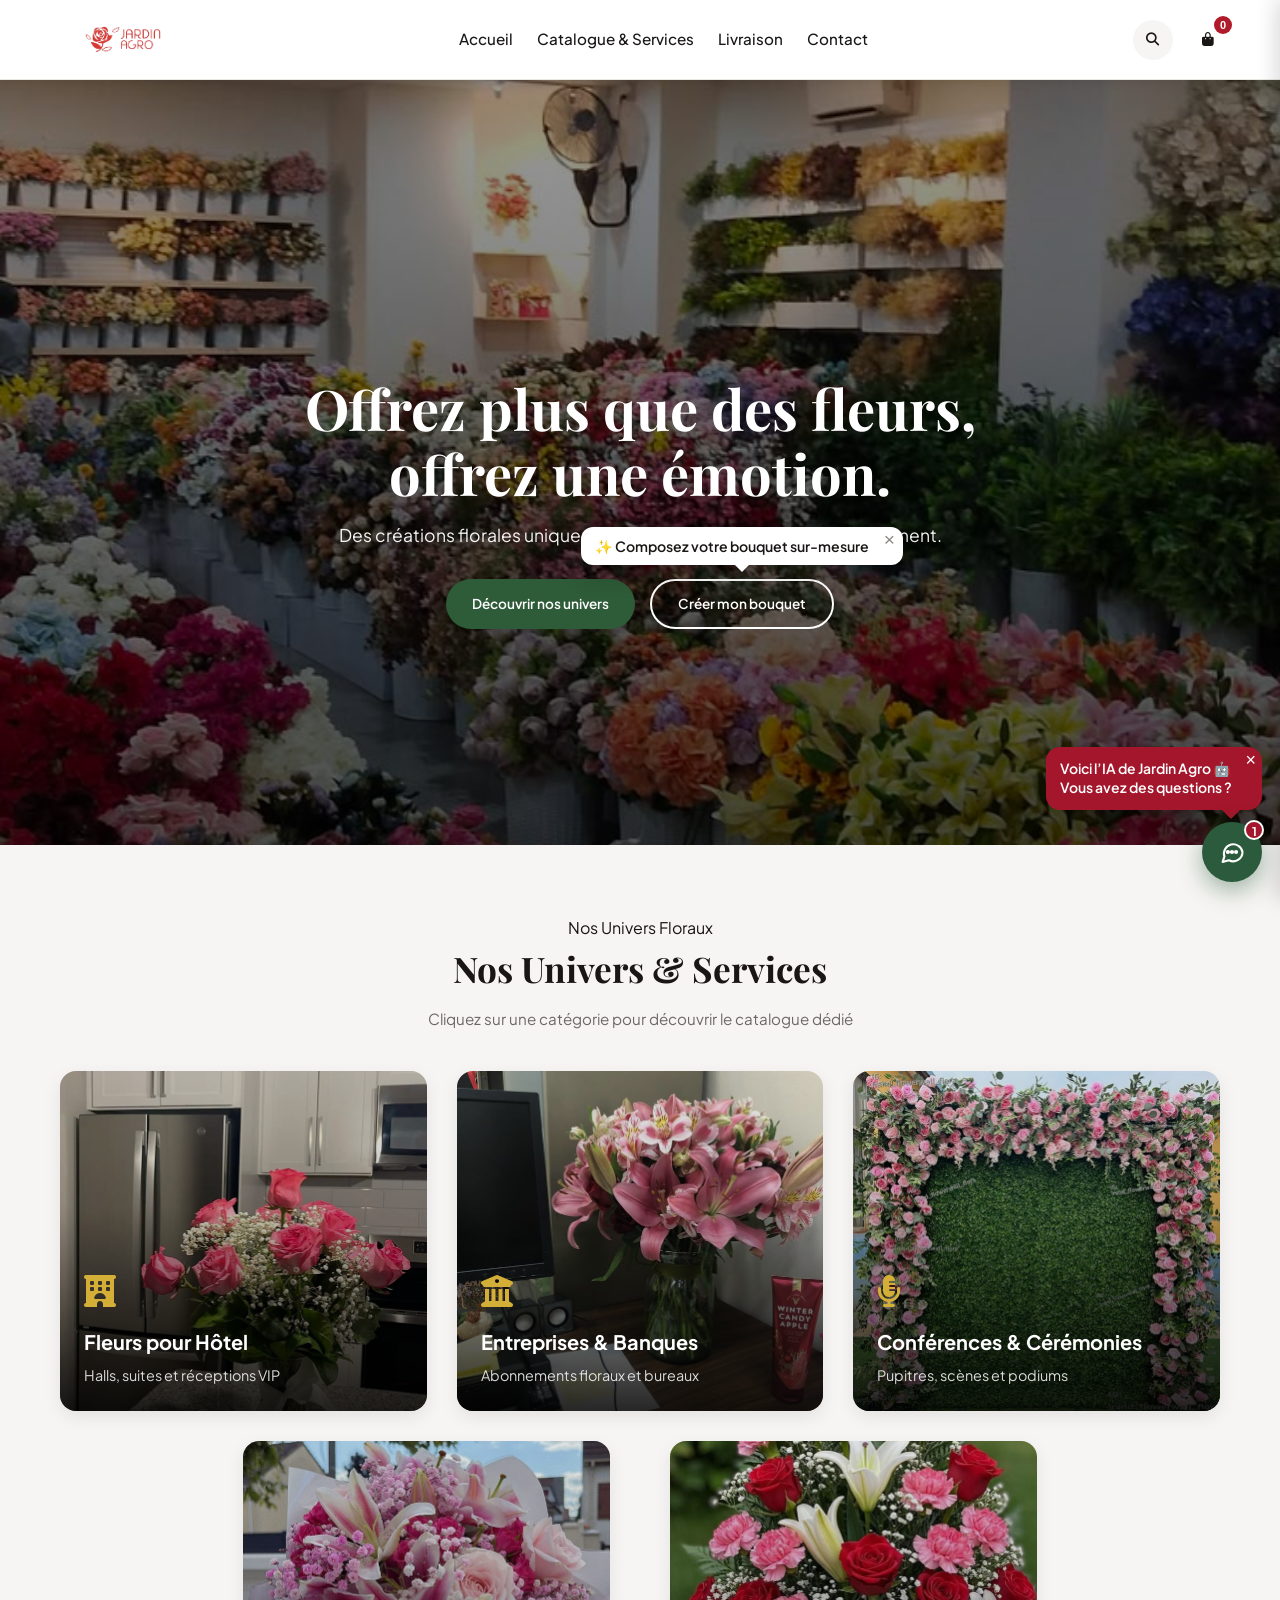
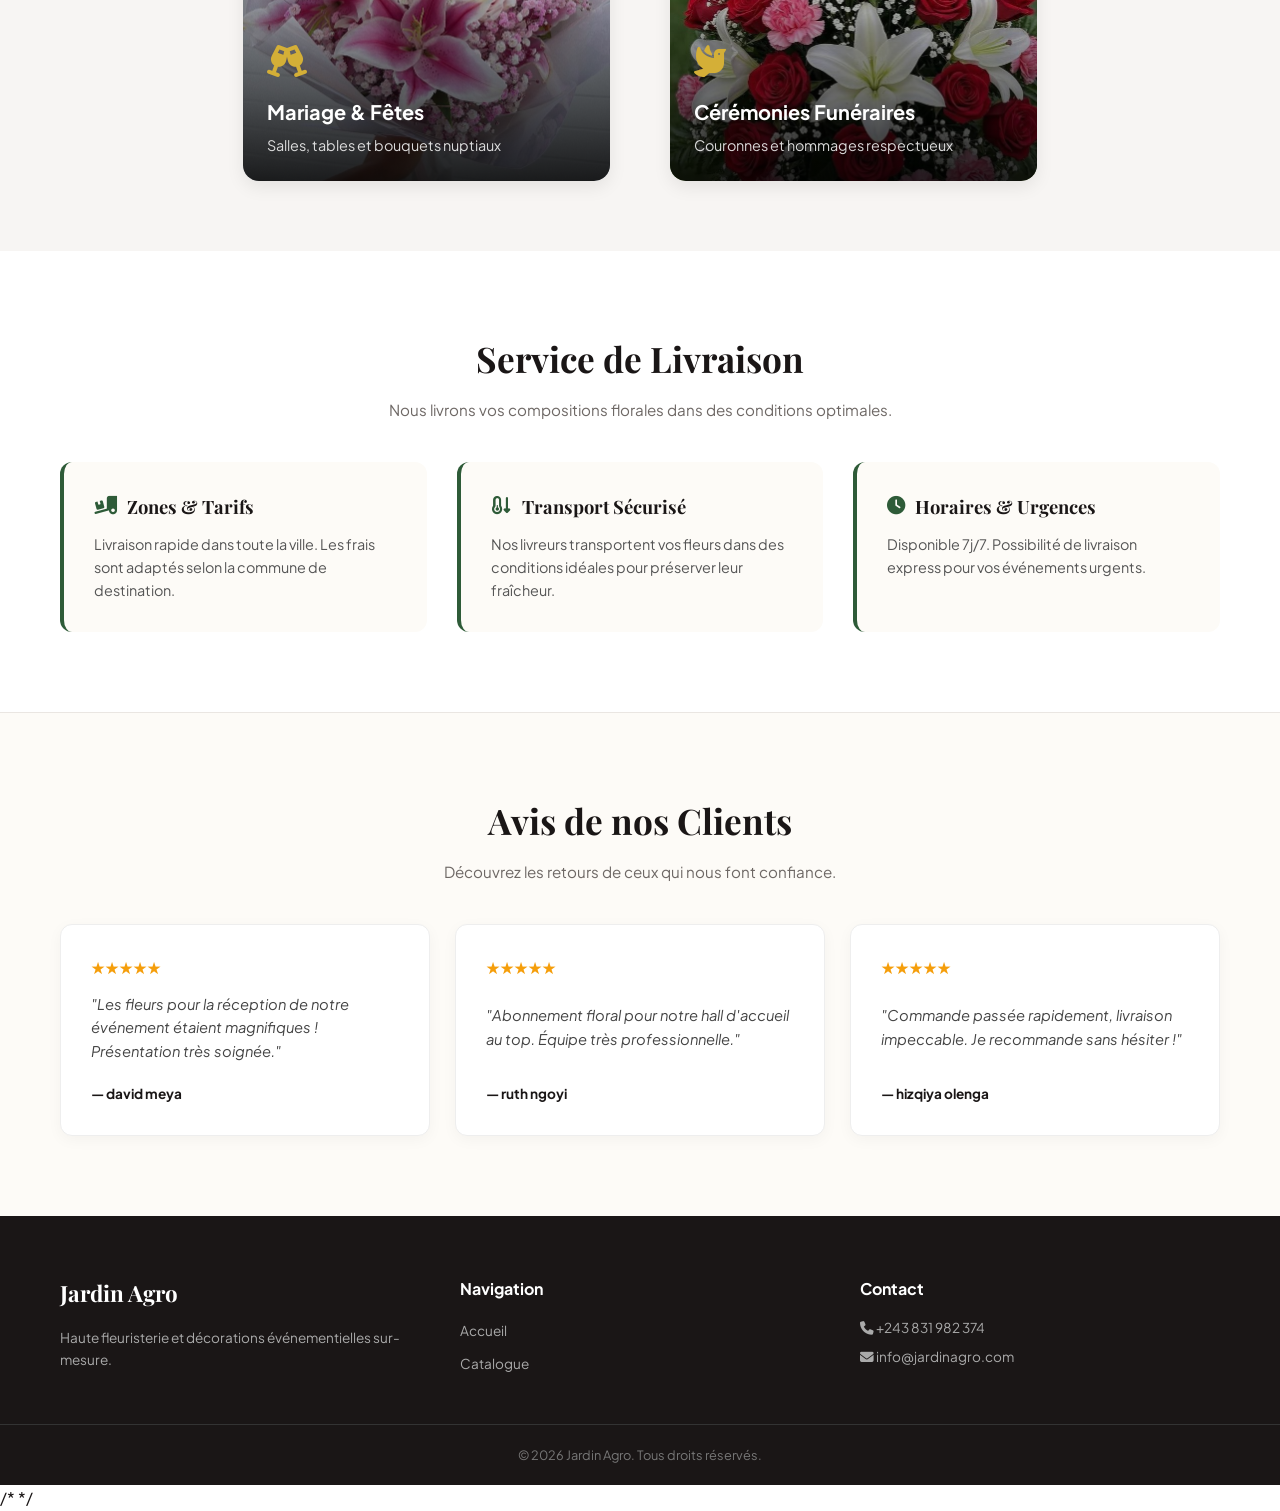
<file: index.html>
<!DOCTYPE html>
<html lang="fr">
<head>
  <meta charset="UTF-8">
  <meta name="viewport" content="width=device-width, initial-scale=1.0">
  <title>Jardin Agro — Haute Fleuristerie</title>

  <!-- Google Fonts & Font Awesome -->
  <link rel="preconnect" href="https://fonts.googleapis.com">
  <link rel="preconnect" href="https://fonts.gstatic.com" crossorigin>
  <link href="https://fonts.googleapis.com/css2?family=Playfair+Display:wght@600;700&family=Plus+Jakarta+Sans:wght@400;500;600;700&display=swap" rel="stylesheet">
  <link rel="stylesheet" href="https://cdnjs.cloudflare.com/ajax/libs/font-awesome/6.4.0/css/all.min.css">
  <link rel="stylesheet" href="css/style.css?v=5.0">

  <!-- Style additionnel pour les suggestions de recherche -->
  <style>
    .search-suggestions{
      position: absolute;
      top: calc(100% + 8px);
      right: 0;
      width: 260px;
      max-width: 80vw;
      background: var(--white, #fff);
      border: 1px solid var(--grey-mid, #EAE6E2);
      border-radius: 12px;
      box-shadow: 0 10px 24px rgba(0,0,0,0.12);
      overflow: hidden;
      display: none;
      z-index: 1100;
    }
    .search-suggestions.active{ display:block; }
    .search-suggestion-item{
      display:flex; align-items:center; gap: 10px;
      padding: 10px 16px;
      font-size: 0.85rem;
      color: var(--ink, #1A1616);
      cursor: pointer;
      font-family: var(--font-body, 'Plus Jakarta Sans', sans-serif);
    }
    .search-suggestion-item + .search-suggestion-item{
      border-top: 1px solid var(--grey-mid, #EAE6E2);
    }
    .search-suggestion-item:hover{ background: var(--bg-light, #F7F5F3); }
    .search-suggestion-item i{ color: var(--primary-color, #2e5b38); width: 14px; text-align:center; flex-shrink:0; }
    .search-suggestion-empty{
      padding: 12px 16px;
      font-size: 0.82rem;
      color: var(--ink-soft, #6E6865);
    }
    @media (max-width: 767px){
      .search-suggestions{
        left: 0; right: 0;
        width: auto; max-width: none;
      }
    }
  </style>
</head>
<body>

  <!-- HEADER -->
  <header class="site-header">
    <div class="container header-inner">
      
      <!-- Logo -->
      <a href="index.html" class="logo" style="display: flex; align-items: center; gap: 12px; text-decoration: none;">
        <img src="image/logi.png" alt="Logo Jardin Agro" style="height: 80px; width: auto;" onerror="this.style.display='none'">
      </a>

      <!-- Navigation -->
      <nav class="nav-menu" id="navMenu">
        <a href="index.html">Accueil</a>
        <a href="#univers">Catalogue & Services</a>
        <a href="#livraison">Livraison</a>
        <a href="#contact">Contact</a>
      </nav>

      <!-- Zone Actions : Recherche + Bouton Hamburger + Panier -->
      <div class="header-actions" style="display: flex; align-items: center; gap: 15px;">
        <div class="search-widget" id="searchWidget">
          <button class="icon-btn" id="searchToggle" aria-label="Rechercher une fleur">
            <i class="fa-solid fa-magnifying-glass"></i>
          </button>
          <form class="search-form" id="searchForm" role="search">
            <input
              type="search"
              id="searchInput"
              class="search-input"
              placeholder="Rechercher une fleur..."
              aria-label="Rechercher une fleur"
              autocomplete="off"
            >
            <div class="search-suggestions" id="searchSuggestions"></div>
          </form>
        </div>
        <button class="menu-toggle" id="menuToggle" aria-label="Ouvrir le menu">
          <span></span>
          <span></span>
          <span></span>
        </button>

        <!-- ✅ BOUTON PANIER CORRIGÉ (Plus de lien vers cart.html) -->
        <button type="button" class="icon-btn" id="cartToggle" aria-label="Panier" style="background:none; border:none; cursor:pointer; position:relative;">
          <i class="fa-solid fa-bag-shopping"></i> 
          <span class="cart-count" id="cartBadge">0</span>
        </button>
      </div>

    </div>
  </header>

  <!-- HERO SECTION -->
  <section class="hero">
    <div class="hero-media">
      <img src="image/couverture.jpg" alt="Accueil Jardin Agro" class="hero-img">
    </div>
    <div class="hero-overlay"></div>
    <div class="hero-content">
      <h1 class="hero-title">Offrez plus que des fleurs, offrez une émotion.</h1>
      <p class="hero-subtitle">Des créations florales uniques adaptées à chaque univers et événement.</p>
      <div style="display:flex; gap:15px; justify-content:center;">
        <div style="display:flex; gap:15px; justify-content:center;">
          <a href="#univers" class="btn btn-primary">Découvrir nos univers</a>
          <a href="creer-bouquet.html" class="btn btn-secondary">Créer mon bouquet</a>
        </div>
      </div>
    </div>
  </section>

  <!-- SECTION UNIVERS & SERVICES -->
  <section id="univers" class="services-section">
    <div class="container">
      <div class="section-header">
        <span class="sub-title">Nos Univers Floraux</span>
        <h2>Nos Univers & Services</h2>
        <p>Cliquez sur une catégorie pour découvrir le catalogue dédié</p>
      </div>

      <div class="services-grid">
        
        <!-- 1. Hôtel -->
        <a href="products.html?category=hotel" class="service-card-link">
          <div class="service-card">
            <img src="image/hotel.jpg" alt="Fleurs pour Hôtel" class="service-card-bg">
            <div class="service-card-overlay"></div>
            <div class="service-card-content">
              <div class="service-card-icon"><i class="fa-solid fa-hotel"></i></div>
              <h3 class="service-card-title">Fleurs pour Hôtel</h3>
              <p class="service-card-desc">Halls, suites et réceptions VIP</p>
            </div>
          </div>
        </a>

        <!-- 2. Entreprises & Banques -->
        <a href="products.html?category=entreprise" class="service-card-link">
          <div class="service-card">
            <img src="image/bureau.jpg" alt="Fleurs Entreprises & Banques" class="service-card-bg">
            <div class="service-card-overlay"></div>
            <div class="service-card-content">
              <div class="service-card-icon"><i class="fa-solid fa-building-columns"></i></div>
              <h3 class="service-card-title">Entreprises & Banques</h3>
              <p class="service-card-desc">Abonnements floraux et bureaux</p>
            </div>
          </div>
        </a>

        <!-- 3. Conférences & Cérémonies -->
        <a href="products.html?category=conference" class="service-card-link">
          <div class="service-card">
            <img src="image/evenement.jpg" alt="Conférences et Cérémonies" class="service-card-bg">
            <div class="service-card-overlay"></div>
            <div class="service-card-content">
              <div class="service-card-icon"><i class="fa-solid fa-microphone-lines"></i></div>
              <h3 class="service-card-title">Conférences & Cérémonies</h3>
              <p class="service-card-desc">Pupitres, scènes et podiums</p>
            </div>
          </div>
        </a>

        <!-- 4. Mariage & Fêtes -->
        <a href="products.html?category=mariage" class="service-card-link">
          <div class="service-card">
            <img src="image/mariage.jpg" alt="Mariage et Fêtes" class="service-card-bg">
            <div class="service-card-overlay"></div>
            <div class="service-card-content">
              <div class="service-card-icon"><i class="fa-solid fa-champagne-glasses"></i></div>
              <h3 class="service-card-title">Mariage & Fêtes</h3>
              <p class="service-card-desc">Salles, tables et bouquets nuptiaux</p>
            </div>
          </div>
        </a>

        <!-- 5. Funéraire -->
        <a href="products.html?category=funeraire" class="service-card-link">
          <div class="service-card">
            <img src="image/RIP/finerail.jpg" alt="Cérémonies Funéraires" class="service-card-bg">
            <div class="service-card-overlay"></div>
            <div class="service-card-content">
              <div class="service-card-icon"><i class="fa-solid fa-dove"></i></div>
              <h3 class="service-card-title">Cérémonies Funéraires</h3>
              <p class="service-card-desc">Couronnes et hommages respectueux</p>
            </div>
          </div>
        </a>

      </div>
    </div>
  </section>

  <!-- SECTION LIVRAISON -->
  <section id="livraison" class="section-livraison">
    <div class="container">
      <div class="section-header">
        <h2>Service de Livraison</h2>
        <p>Nous livrons vos compositions florales dans des conditions optimales.</p>
      </div>

      <div class="features-grid">
        <div class="feature-card">
          <h3><i class="fa-solid fa-truck-ramp-box"></i> Zones & Tarifs</h3>
          <p>Livraison rapide dans toute la ville. Les frais sont adaptés selon la commune de destination.</p>
        </div>

        <div class="feature-card">
          <h3><i class="fa-solid fa-temperature-arrow-down"></i> Transport Sécurisé</h3>
          <p>Nos livreurs transportent vos fleurs dans des conditions idéales pour préserver leur fraîcheur.</p>
        </div>

        <div class="feature-card">
          <h3><i class="fa-solid fa-clock"></i> Horaires & Urgences</h3>
          <p>Disponible 7j/7. Possibilité de livraison express pour vos événements urgents.</p>
        </div>
      </div>
    </div>
  </section>

  <!-- SECTION AVIS CLIENTS -->
  <section class="section-reviews">
    <div class="container">
      <div class="section-header">
        <h2>Avis de nos Clients</h2>
        <p>Découvrez les retours de ceux qui nous font confiance.</p>
      </div>

      <div class="reviews-grid">
        <div class="review-card">
          <div class="stars">★★★★★</div>
          <p class="review-text">"Les fleurs pour la réception de notre événement étaient magnifiques ! Présentation très soignée."</p>
          <p class="review-author">— david meya</p>
        </div>

        <div class="review-card">
          <div class="stars">★★★★★</div>
          <p class="review-text">"Abonnement floral pour notre hall d'accueil au top. Équipe très professionnelle."</p>
          <p class="review-author">— ruth ngoyi</p>
        </div>

        <div class="review-card">
          <div class="stars">★★★★★</div>
          <p class="review-text">"Commande passée rapidement, livraison impeccable. Je recommande sans hésiter !"</p>
          <p class="review-author">— hizqiya olenga</p>
        </div>
      </div>
    </div>
  </section>

  <!-- FOOTER -->
  <footer class="site-footer">
    <div class="container footer-grid">
      <div class="footer-col">
        <h3 class="footer-logo">Jardin Agro</h3>
        <p>Haute fleuristerie et décorations événementielles sur-mesure.</p>
      </div>
      <div class="footer-col">
        <h4>Navigation</h4>
        <ul>
          <li><a href="index.html">Accueil</a></li>
          <li><a href="#univers">Catalogue</a></li>
        </ul>
      </div>
      <div class="footer-col" id="contact">
        <h4>Contact</h4>
        <p><i class="fa-solid fa-phone"></i> +243 831 982 374</p>
        <p><i class="fa-solid fa-envelope"></i> info@jardinagro.com</p>
      </div>
    </div>
    <div class="footer-bottom">
      <p>© 2026 Jardin Agro. Tous droits réservés.</p>
    </div>
  </footer>

  <!-- ✅ DRAWER PANIER ET OVERLAY -->
  <div id="cartOverlay" class="cart-overlay"></div>
  <aside id="cartDrawer" class="cart-drawer">
    <div class="cart-header">
      <h2>Votre Panier</h2>
      <button id="cartCloseBtn" class="cart-close" aria-label="Fermer">&times;</button>
    </div>
    
    <div id="cartItems" class="cart-body">
      <!-- Le panier sera injecté ici dynamiquement via cart.js -->
    </div>

    <div class="cart-footer">
      <div class="cart-total-row">
        <span>Total :</span>
        <span id="cartTotal">$0</span>
      </div>
      <button id="cartWhatsappBtn" class="cart-whatsapp-btn">
        <i class="fa-brands fa-whatsapp"></i> Commander sur WhatsApp
      </button>
    </div>
  </aside>

  <!-- SCRIPTS -->
  <script src="js/data.js"></script>
  <script src="js/cart.js"></script>
  <script src="js/main.js"></script>

  <!-- SCRIPT JS MOBILE MENU, RECHERCHE & SUGGESTIONS -->
  <script>
    
      /* =====================================================
         RECHERCHE + SUGGESTIONS
         Liste de suggestions statique (page, catégories, quelques
         fleurs). Si vous avez une liste de fleurs dans js/data.js
         (ex. un tableau FLOWERS), vous pouvez la fusionner ici
         avec SEARCH_SUGGESTIONS pour que les suggestions restent
         synchronisées avec votre catalogue réel.
         ===================================================== */
      const SEARCH_SUGGESTIONS = [
        { label: 'Créer mon bouquet',        icon: 'fa-solid fa-wand-magic-sparkles', url: 'creer-bouquet.html' },
        { label: 'Fleurs pour hôtel',         icon: 'fa-solid fa-hotel',               url: 'products.html?category=hotel' },
        { label: 'Fleurs de bureau',          icon: 'fa-solid fa-building-columns',    url: 'products.html?category=entreprise' },
        { label: 'Entreprises & banques',     icon: 'fa-solid fa-building-columns',    url: 'products.html?category=entreprise' },
        { label: 'Fleurs pour conférence',    icon: 'fa-solid fa-microphone-lines',    url: 'products.html?category=conference' },
        { label: 'Bouquets de mariage',       icon: 'fa-solid fa-champagne-glasses',   url: 'products.html?category=mariage' },
        { label: 'Couronnes funéraires',      icon: 'fa-solid fa-dove',                url: 'products.html?category=funeraire' },
        { label: 'Rose rouge',                icon: 'fa-solid fa-seedling',            url: 'products.html?search=rose%20rouge' },
        { label: 'Rose blanche',              icon: 'fa-solid fa-seedling',            url: 'products.html?search=rose%20blanche' },
        { label: 'Tulipe',                    icon: 'fa-solid fa-seedling',            url: 'products.html?search=tulipe' },
        { label: 'Tournesol',                 icon: 'fa-solid fa-seedling',            url: 'products.html?search=tournesol' },
        { label: 'Lys',                       icon: 'fa-solid fa-seedling',            url: 'products.html?search=lys' },
      ];

      const searchWidget = document.getElementById('searchWidget');
      const searchToggle = document.getElementById('searchToggle');
      const searchForm = document.getElementById('searchForm');
      const searchInput = document.getElementById('searchInput');
      const searchSuggestions = document.getElementById('searchSuggestions');

      function renderSuggestions(query) {
        if (!searchSuggestions) return;
        const q = query.trim().toLowerCase();

        if (q.length === 0) {
          searchSuggestions.classList.remove('active');
          searchSuggestions.innerHTML = '';
          return;
        }

        const matches = SEARCH_SUGGESTIONS.filter(s => s.label.toLowerCase().includes(q)).slice(0, 6);

        if (matches.length === 0) {
          searchSuggestions.innerHTML = '<div class="search-suggestion-empty">Aucune suggestion — appuyez sur Entrée pour rechercher</div>';
          searchSuggestions.classList.add('active');
          return;
        }

        searchSuggestions.innerHTML = matches.map(s =>
          `<div class="search-suggestion-item" data-url="${s.url}">
             <i class="${s.icon}"></i><span>${s.label}</span>
           </div>`
        ).join('');

        searchSuggestions.querySelectorAll('.search-suggestion-item').forEach((item, i) => {
          item.addEventListener('click', () => { window.location.href = matches[i].url; });
        });

        searchSuggestions.classList.add('active');
      }

      if (searchWidget && searchToggle && searchForm && searchInput) {
        searchToggle.addEventListener('click', () => {
          searchWidget.classList.toggle('active');
          if (searchWidget.classList.contains('active')) {
            searchInput.focus();
          }
        });

        searchInput.addEventListener('input', () => renderSuggestions(searchInput.value));
        searchInput.addEventListener('focus', () => renderSuggestions(searchInput.value));

        searchForm.addEventListener('submit', (e) => {
          e.preventDefault();
          const query = searchInput.value.trim();
          if (query.length > 0) {
            window.location.href = `products.html?search=${encodeURIComponent(query)}`;
          }
        });

        document.addEventListener('click', (e) => {
          if (!searchWidget.contains(e.target)) {
            searchWidget.classList.remove('active');
            searchSuggestions.classList.remove('active');
          }
        });
      }
        </script>
/*<!-- BOUTON FAQ FLOTTANT -->
<!-- BOUTON FAQ FLOTTANT -->*/

 <script src="js/hint-bouquet.js" defer></script>
  <script src="js/chatbot.js" defer></script>
</body>
</html>
</file>
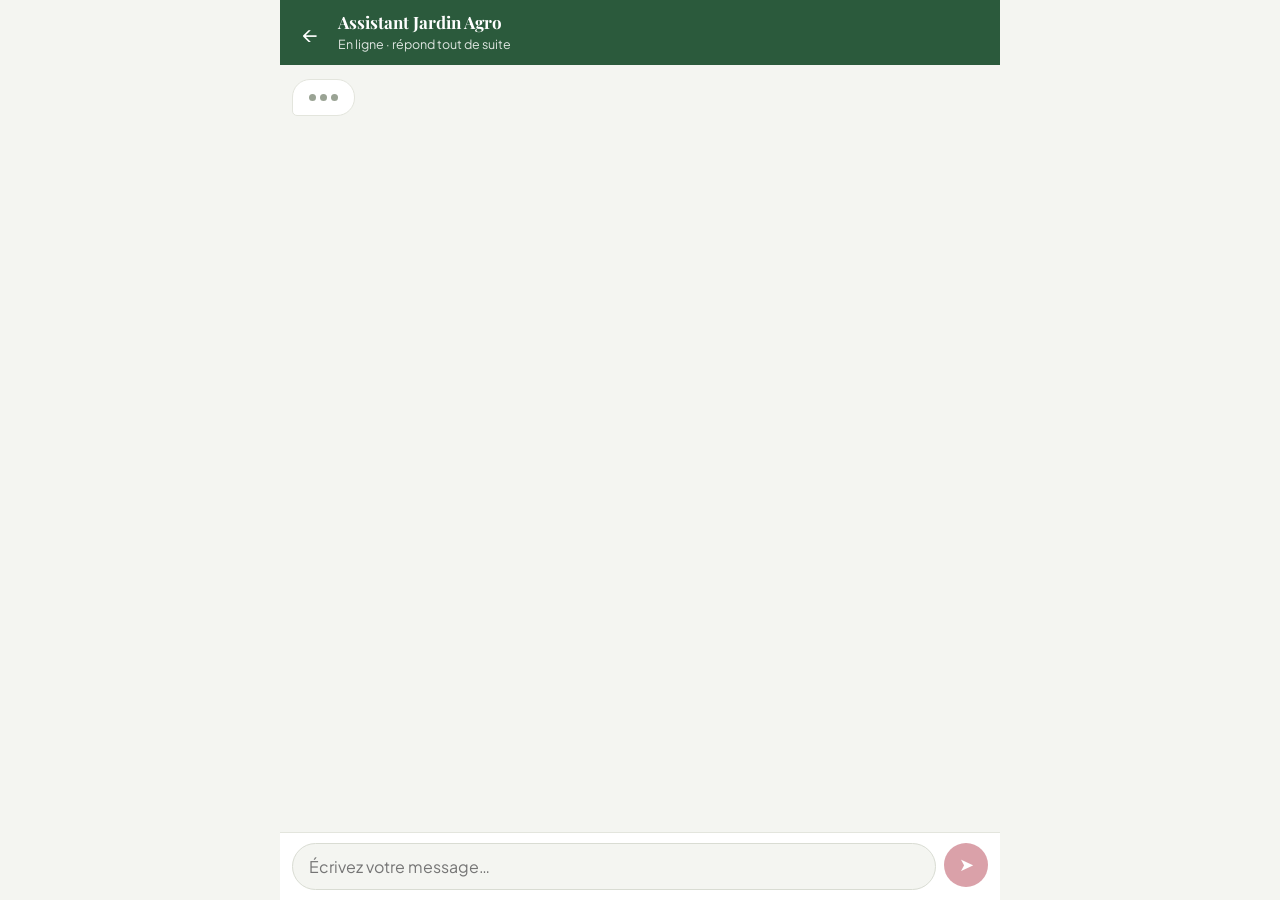
<file: chatbot.html>
<!DOCTYPE html>
<html lang="fr">
<head>
<meta charset="utf-8">
<meta name="viewport" content="width=device-width, initial-scale=1, viewport-fit=cover">
<title>Assistant Jardin Agro</title>
<link href="https://fonts.googleapis.com/css2?family=Plus+Jakarta+Sans:wght@400;500;600;700&family=Playfair+Display:wght@600&display=swap" rel="stylesheet">
<style>
*{box-sizing:border-box}
html,body{margin:0;width:100%;height:100%;overflow:hidden;position:fixed;background:#f4f5f1;font-family:"Plus Jakarta Sans",system-ui,sans-serif;color:#222}
#app{position:fixed;top:0;left:0;right:0;height:100%;display:flex;flex-direction:column;max-width:720px;margin:0 auto;background:#f4f5f1}
header{background:#2b5a3c;color:#fff;padding:12px 14px;padding-top:max(12px,env(safe-area-inset-top));display:flex;align-items:center;gap:12px;flex-shrink:0}
header a.back{color:#fff;text-decoration:none;font-size:22px;line-height:1;padding:4px 8px}
.t{flex:1;min-width:0;line-height:1.25}
.t strong{display:block;font-family:"Playfair Display",Georgia,serif;font-size:17px}
.t span{font-size:12.5px;opacity:.85}
#msgs{flex:1;overflow-y:auto;-webkit-overflow-scrolling:touch;overscroll-behavior:contain;padding:14px 12px;display:flex;flex-direction:column;gap:8px}
.row{display:flex}
.row.user{justify-content:flex-end}
.m{max-width:82%;padding:10px 14px;border-radius:18px;font-size:15px;line-height:1.5;overflow-wrap:anywhere}
.bot .m{background:#fff;border:1px solid #e3e5dd;border-bottom-left-radius:5px}
.user .m{background:#2b5a3c;color:#fff;border-bottom-right-radius:5px}
.m a{font-weight:600;color:#a4162b}
.gal{display:flex;gap:6px;margin-top:10px}
.gal img{flex:1;min-width:0;width:100%;aspect-ratio:1;object-fit:cover;border-radius:12px;background:#e4e7df;cursor:pointer}
.cta{display:flex;flex-direction:column;gap:8px;margin-top:10px}
.cta a{text-align:center;text-decoration:none;padding:11px 14px;border-radius:999px;font-size:14px}
.cta .p{background:#2b5a3c;color:#fff}
.cta .s{border:1px solid #2b5a3c;color:#2b5a3c}
.sugg{display:flex;flex-wrap:wrap;gap:8px}
.sugg button{border:1px solid #2b5a3c;background:#fff;color:#2b5a3c;border-radius:999px;padding:8px 14px;font:500 13.5px inherit;font-family:inherit;cursor:pointer}
.typing{display:inline-flex;gap:4px;padding:14px 16px}
.typing i{width:7px;height:7px;border-radius:50%;background:#9aa394;animation:d 1.1s infinite ease-in-out}
.typing i:nth-child(2){animation-delay:.15s}.typing i:nth-child(3){animation-delay:.3s}
@keyframes d{0%,60%,100%{opacity:.4}30%{opacity:1}}
form{display:flex;gap:8px;padding:10px 12px;padding-bottom:max(10px,env(safe-area-inset-bottom));background:#fff;border-top:1px solid #e3e5dd;flex-shrink:0}
input{flex:1;min-width:0;border:1px solid #d9dcd3;background:#f4f5f1;border-radius:999px;padding:12px 16px;font-size:16px;font-family:inherit;-webkit-appearance:none;outline:none}
input:focus{border-color:#2b5a3c;background:#fff}
#send{border:0;background:#a4162b;color:#fff;width:44px;height:44px;border-radius:50%;font-size:18px;cursor:pointer}
#send:disabled{opacity:.4}
#zoom{position:fixed;inset:0;background:rgba(0,0,0,.88);display:flex;align-items:center;justify-content:center;padding:16px;z-index:9}
#zoom img{max-width:100%;max-height:100%;border-radius:12px}
</style>
</head>
<body>
<div id="app">
  <header>
    <a class="back" href="index.html" aria-label="Retour au site">←</a>
    <div class="t"><strong>Assistant Jardin Agro</strong><span>En ligne · répond tout de suite</span></div>
  </header>
  <div id="msgs" aria-live="polite"></div>
  <form id="form" autocomplete="off">
    <input id="input" type="text" placeholder="Écrivez votre message…" aria-label="Votre message" enterkeyhint="send">
    <button id="send" type="submit" aria-label="Envoyer" disabled>➤</button>
  </form>
</div>
<script>
(function () {
  'use strict';
  var PHONE_DISPLAY = '+243 831 982 374', PHONE_TEL = '+243831982374';
  var PAGES = { bouquet: 'creer-bouquet.html', catalogue: 'products.html', livraison: 'livraison.html', contact: 'https://wa.me/243831982374' };

  var FAQ = [
    { q: 'Bonjour', k: ['bonjour', 'salut', 'coucou', 'hello', 'bonsoir', 'hola', 'hey'], a: 'Bonjour 🌸 Comment puis-je vous aider aujourd’hui ?' },
    { q: 'Comment ça va ?', k: ['ca va', 'cava', 'comment ca va', 'comment vas tu', 'comment allez vous', 'forme'], a: 'Tout va très bien, merci ! 🌿 Et vous, comment puis-je vous aider ?' },
    { q: 'Merci', k: ['merci', 'super', 'genial', 'parfait', 'top', 'remercie', 'merci beaucoup'], a: 'Avec grand plaisir ! N’hésitez pas si vous avez d’autres questions. Bonne journée 🌺' },
    { q: 'Voir des photos de bouquets', k: ['photo', 'photos', 'image', 'images', 'voir', 'montrer', 'montre', 'montrez', 'exemple', 'exemples', 'modele', 'modeles', 'catalogue', 'apercu'],
      a: 'Voici quelques-uns de nos bouquets 🌸 Retrouvez-les tous dans le <a href="' + PAGES.catalogue + '">catalogue</a>, ou créez le vôtre avec <a href="' + PAGES.bouquet + '">Créer mon bouquet</a>.',
      img: ['image/hôtel/maison5.jpg', 'image/hôtel/maison10.jpg', 'image/hôtel/maison7.jpg'] },
    { q: 'Comment passer une commande ?', k: ['commander', 'commande', 'acheter', 'achat', 'panier', 'reserver', 'passer'],
      a: 'C’est simple : choisissez vos fleurs ou bouquets dans le <a href="' + PAGES.catalogue + '">catalogue</a>, ajoutez-les au panier, puis validez votre commande. Vous pouvez aussi composer votre propre bouquet avec <a href="' + PAGES.bouquet + '">Créer mon bouquet</a>.' },
    { q: 'Je peux avoir plus d’informations sur Jardin Agro ?', k: ['jardin agro', 'information', 'informations', 'presentation', 'presenter', 'qui etes vous'],
      a: 'Jardin Agro est une entreprise spécialisée dans la vente de fleurs fraîches à Kinshasa, en République démocratique du Congo.' },
    { q: 'Quels sont les délais et zones de livraison ?', k: ['livraison', 'livrer', 'delai', 'zone', 'combien de temps', 'quand', 'recevoir', 'adresse'],
      a: 'Les délais et zones de livraison sont détaillés sur la page <a href="' + PAGES.livraison + '">Livraison</a>. Pour une livraison urgente ou une adresse particulière, notre service client vous répond rapidement.' },
    { q: 'Puis-je créer un bouquet personnalisé ?', k: ['personnalise', 'personnaliser', 'creer', 'composer', 'composition', 'sur mesure', 'choisir mes fleurs', 'ruban', 'emballage'],
      a: 'Oui ! Avec <a href="' + PAGES.bouquet + '">Créer mon bouquet</a>, vous choisissez vos fleurs et leur quantité, l’emballage et le ruban. Vous voyez l’aperçu et le prix se mettre à jour en direct.' },
    { q: 'Proposez-vous des abonnements floraux pour les entreprises ?', k: ['abonnement', 'entreprise', 'societe', 'bureau', 'professionnel', 'hotel', 'restaurant', 'regulier', 'gros', 'grossiste'],
      a: 'Oui, nous accompagnons les professionnels (bureaux, hôtels, restaurants…) avec des livraisons régulières et des ventes en gros. Contactez notre service client pour un devis adapté à vos besoins.' },
    { q: 'Faites-vous des compositions pour les cérémonies funéraires ?', k: ['funeraire', 'funerailles', 'deuil', 'enterrement', 'obseques', 'couronne', 'condoleances', 'ceremonie', 'gerbe'],
      a: 'Oui, nous réalisons des compositions pour les cérémonies funéraires (gerbes, couronnes, bouquets). Merci de nous contacter directement pour préciser vos souhaits et le délai.' },
    { q: 'Comment se passe le paiement ?', k: ['paiement', 'payer', 'prix', 'mobile money', 'carte', 'cash', 'especes', 'mpesa', 'airtel', 'orange', 'facture'],
      a: 'Les modes de paiement disponibles s’affichent lors de la validation de votre commande. Pour une question précise (facture, paiement à la livraison, commande professionnelle), contactez notre service client.' },
    { q: 'Comment conserver mes fleurs plus longtemps ?', k: ['conserver', 'conservation', 'durer', 'faner', 'fanent', 'entretien', 'entretenir', 'longtemps', 'eau', 'vase', 'fraiches', 'fraicheur', 'sechent'],
      a: '<b>Nos conseils pour des fleurs plus durables :</b><br>• Coupez 1 à 2 cm de tige en biais, à chaque changement d’eau.<br>• Utilisez un vase propre et de l’eau fraîche tous les 1 à 2 jours.<br>• Retirez les feuilles qui trempent dans l’eau.<br>• Ajoutez le sachet de nutriment fourni, s’il y en a un.<br>• Placez le bouquet loin du soleil direct, de la chaleur et des fruits mûrs.<br>• Retirez les fleurs fanées pour protéger les autres.' },
    { q: 'Comment entretenir un bouquet de roses ?', k: ['rose', 'roses', 'bouquet', 'tete qui penche', 'penchent'],
      a: 'Pour les roses : retirez les feuilles du bas, recoupez les tiges en biais et mettez-les dans de l’eau propre et fraîche. Si une tête penche, recoupez la tige et plongez-la quelques minutes dans de l’eau tiède. Gardez-les au frais, à l’écart du soleil.' },
    { q: 'Comment garder un bouquet frais pendant le transport ou avant un événement ?', k: ['transport', 'evenement', 'mariage', 'fete', 'avant', 'stocker', 'garder', 'voyage', 'frigo', 'cadeau'],
      a: 'Gardez les fleurs au frais et à l’ombre, tiges dans un peu d’eau si possible. Évitez la voiture chaude et le soleil. Pour un événement, mettez-les dans l’eau dès que vous les recevez et gardez-les dans une pièce fraîche.' },
    { q: 'Comment contacter le service client ?', k: ['contact', 'contacter', 'telephone', 'appeler', 'numero', 'joindre', 'service client', 'whatsapp', 'aide'],
      a: 'Vous pouvez joindre notre service client au <b>' + PHONE_DISPLAY + '</b>.' }
  ];
  var GREETING = 'Bonjour 🌸 Je suis l’assistant de Jardin Agro. Posez-moi une question sur les commandes, la livraison, les bouquets ou l’entretien de vos fleurs.';
  var SUGGESTIONS = ['Comment passer une commande ?', 'Délais de livraison', 'Conserver mes fleurs', 'Bouquet personnalisé', 'Voir des photos'];

  function norm(s) { return s.toLowerCase().normalize('NFD').replace(/[\u0300-\u036f]/g, '').replace(/[^a-z0-9\s]/g, ' ').replace(/\s+/g, ' ').trim(); }
  var STOP = ['le','la','les','un','une','des','de','du','et','ou','a','au','aux','en','pour','je','tu','vous','nous','mes','mon','ma','est','ce','que','qui','quoi','comment','puis','peut','peux','faire','avez','faites','proposez','y','il','ya','sur','dans','plus','quel','quels','quelle','quelles','se','passe','l','d','s'];
  function lev(a, b) {
    var m = a.length, n = b.length, i, j, d = [];
    for (i = 0; i <= m; i++) d[i] = [i];
    for (j = 1; j <= n; j++) d[0][j] = j;
    for (i = 1; i <= m; i++) for (j = 1; j <= n; j++) d[i][j] = Math.min(d[i-1][j] + 1, d[i][j-1] + 1, d[i-1][j-1] + (a[i-1] === b[j-1] ? 0 : 1));
    return d[m][n];
  }
  function similar(w, t) {
    if (w === t) return 1;
    if (w.length >= 5 && t.length >= 5 && (w.indexOf(t) === 0 || t.indexOf(w) === 0)) return 0.85;
    if (w.length >= 5 && t.length >= 5 && lev(w, t) <= (w.length > 7 ? 2 : 1)) return 0.7;
    return 0;
  }
  var INDEX = FAQ.map(function (it) {
    return { item: it, keys: it.k.map(norm), tokens: norm(it.q).split(' ').filter(function (w) { return w.length > 1 && STOP.indexOf(w) < 0; }) };
  });
  function answer(input) {
    var text = norm(input), words = text.split(' ').filter(function (w) { return w.length > 1 && STOP.indexOf(w) < 0; });
    if (!words.length) return null;
    var best = null, bs = 0;
    INDEX.forEach(function (e) {
      var s = 0;
      e.keys.forEach(function (k) {
        if (k.indexOf(' ') > -1) { if (text.indexOf(k) > -1) s += 3; return; }
        words.forEach(function (w) { s += 2.5 * similar(w, k); });
      });
      words.forEach(function (w) { e.tokens.forEach(function (t) { s += similar(w, t); }); });
      if (s > bs) { bs = s; best = e.item; }
    });
    return bs >= 1.5 ? best : null;
  }

  var app = document.getElementById('app'), msgs = document.getElementById('msgs'),
      input = document.getElementById('input'), send = document.getElementById('send'),
      typing = null;
  function down() { msgs.scrollTop = msgs.scrollHeight; }
  function esc(s) { return s.replace(/&/g, '&amp;').replace(/</g, '&lt;').replace(/>/g, '&gt;'); }
  function add(html, who) {
    var r = document.createElement('div'); r.className = 'row ' + who;
    var m = document.createElement('div'); m.className = 'm'; m.innerHTML = html;
    r.appendChild(m); msgs.appendChild(r); down();
    Array.prototype.forEach.call(m.querySelectorAll('img'), function (im) {
      im.addEventListener('load', down);
      im.addEventListener('error', function () {
        /* Safari/Chrome n'écrivent pas "ô" de la même façon : on réessaie avec l'autre forme */
        var raw = decodeURI(im.getAttribute('src'));
        if (!im.dataset.t) { im.dataset.t = '1'; im.src = encodeURI(raw.normalize('NFD')); return; }
        if (im.dataset.t === '1') { im.dataset.t = '2'; im.src = encodeURI(raw.normalize('NFC')); return; }
        var d = document.createElement('div');
        d.style.cssText = 'flex:1;min-width:0;aspect-ratio:1;border-radius:12px;background:#e4e7df;font-size:10px;padding:6px;word-break:break-all;color:#a4162b';
        d.textContent = '❌ ' + decodeURI(im.getAttribute('src'));
        im.replaceWith(d);
      });
    });
  }
  function gallery(l) { return '<div class="gal">' + l.map(function (s) { return '<img src="' + encodeURI(s) + '" alt="Bouquet Jardin Agro">'; }).join('') + '</div>'; }
  function contact() {
    return '<div class="cta"><a class="p" href="' + PAGES.contact + '" target="_blank" rel="noopener">Contacter le service client</a><a class="s" href="tel:' + PHONE_TEL + '">Appeler le ' + PHONE_DISPLAY + '</a></div>';
  }
  function botSays(html, after) {
    typing = document.createElement('div'); typing.className = 'row bot';
    typing.innerHTML = '<div class="m typing"><i></i><i></i><i></i></div>'; msgs.appendChild(typing); down();
    setTimeout(function () { typing.remove(); add(html, 'bot'); if (after) after(); }, Math.min(1400, 500 + html.replace(/<[^>]+>/g, '').length * 6));
  }
  function reply(t) {
    add(esc(t), 'user');
    var f = answer(t);
    if (f) botSays(f.a + (f.img ? gallery(f.img) : ''));
    else botSays('Je n’ai pas la réponse à cette question, mais notre service client se fera un plaisir de vous aider 🌿' + contact());
  }

  /* Clavier mobile : la page suit la zone visible, et se remet d'aplomb quand le clavier se ferme */
  var raf = 0, t1 = 0, t2 = 0;
  function fit() {
    raf = 0;
    var v = window.visualViewport; if (!v) return;
    if (window.innerHeight - v.height < 80) {            /* clavier fermé : tout remettre à zéro */
      app.style.height = ''; app.style.transform = '';
      if (window.scrollY) window.scrollTo(0, 0);
    } else {                                             /* clavier ouvert */
      app.style.height = v.height + 'px';
      app.style.transform = 'translate3d(0,' + v.offsetTop + 'px,0)';
    }
    down();
  }
  function queueFit() {
    if (!raf) raf = requestAnimationFrame(fit);
    clearTimeout(t1); clearTimeout(t2);
    t1 = setTimeout(fit, 150);   /* re-vérifie une fois l'animation du clavier terminée */
    t2 = setTimeout(fit, 450);
  }
  if (window.visualViewport) {
    visualViewport.addEventListener('resize', queueFit);
    visualViewport.addEventListener('scroll', queueFit);
  }
  input.addEventListener('focus', queueFit);
  input.addEventListener('blur', queueFit);

  msgs.addEventListener('click', function (e) {
    if (e.target.tagName !== 'IMG') return;
    var z = document.createElement('div'); z.id = 'zoom'; z.innerHTML = '<img src="' + e.target.src + '" alt="">';
    z.onclick = function () { z.remove(); }; document.body.appendChild(z);
  });
  input.addEventListener('input', function () { send.disabled = !input.value.trim(); });
  document.getElementById('form').addEventListener('submit', function (e) {
    e.preventDefault();
    var v = input.value.trim(); if (!v) return;
    input.value = ''; send.disabled = true; reply(v);
  });

  botSays(GREETING, function () {
    var w = document.createElement('div'); w.className = 'sugg';
    SUGGESTIONS.forEach(function (s) {
      var b = document.createElement('button'); b.type = 'button'; b.textContent = s;
      b.onclick = function () { w.remove(); reply(s); };
      w.appendChild(b);
    });
    msgs.appendChild(w); down();
  });
})();
</script>
</body>
</html>
</file>
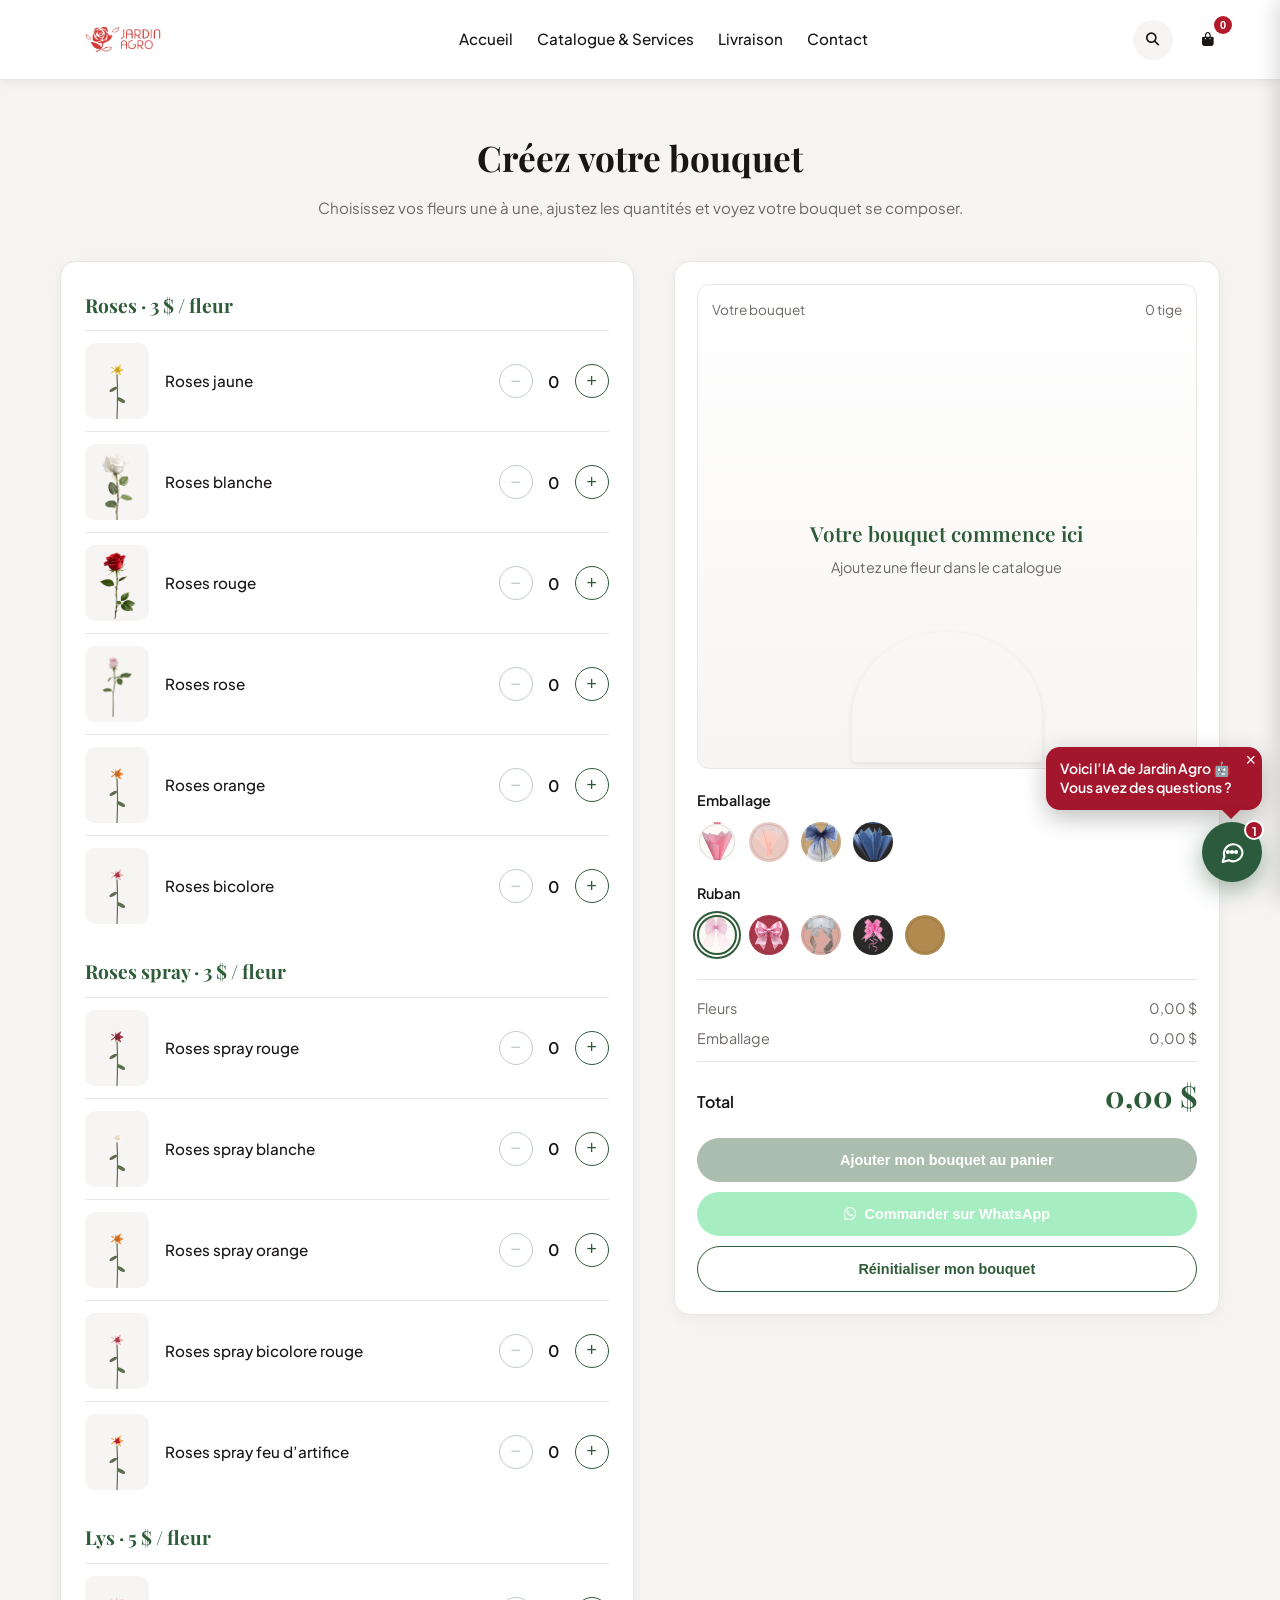
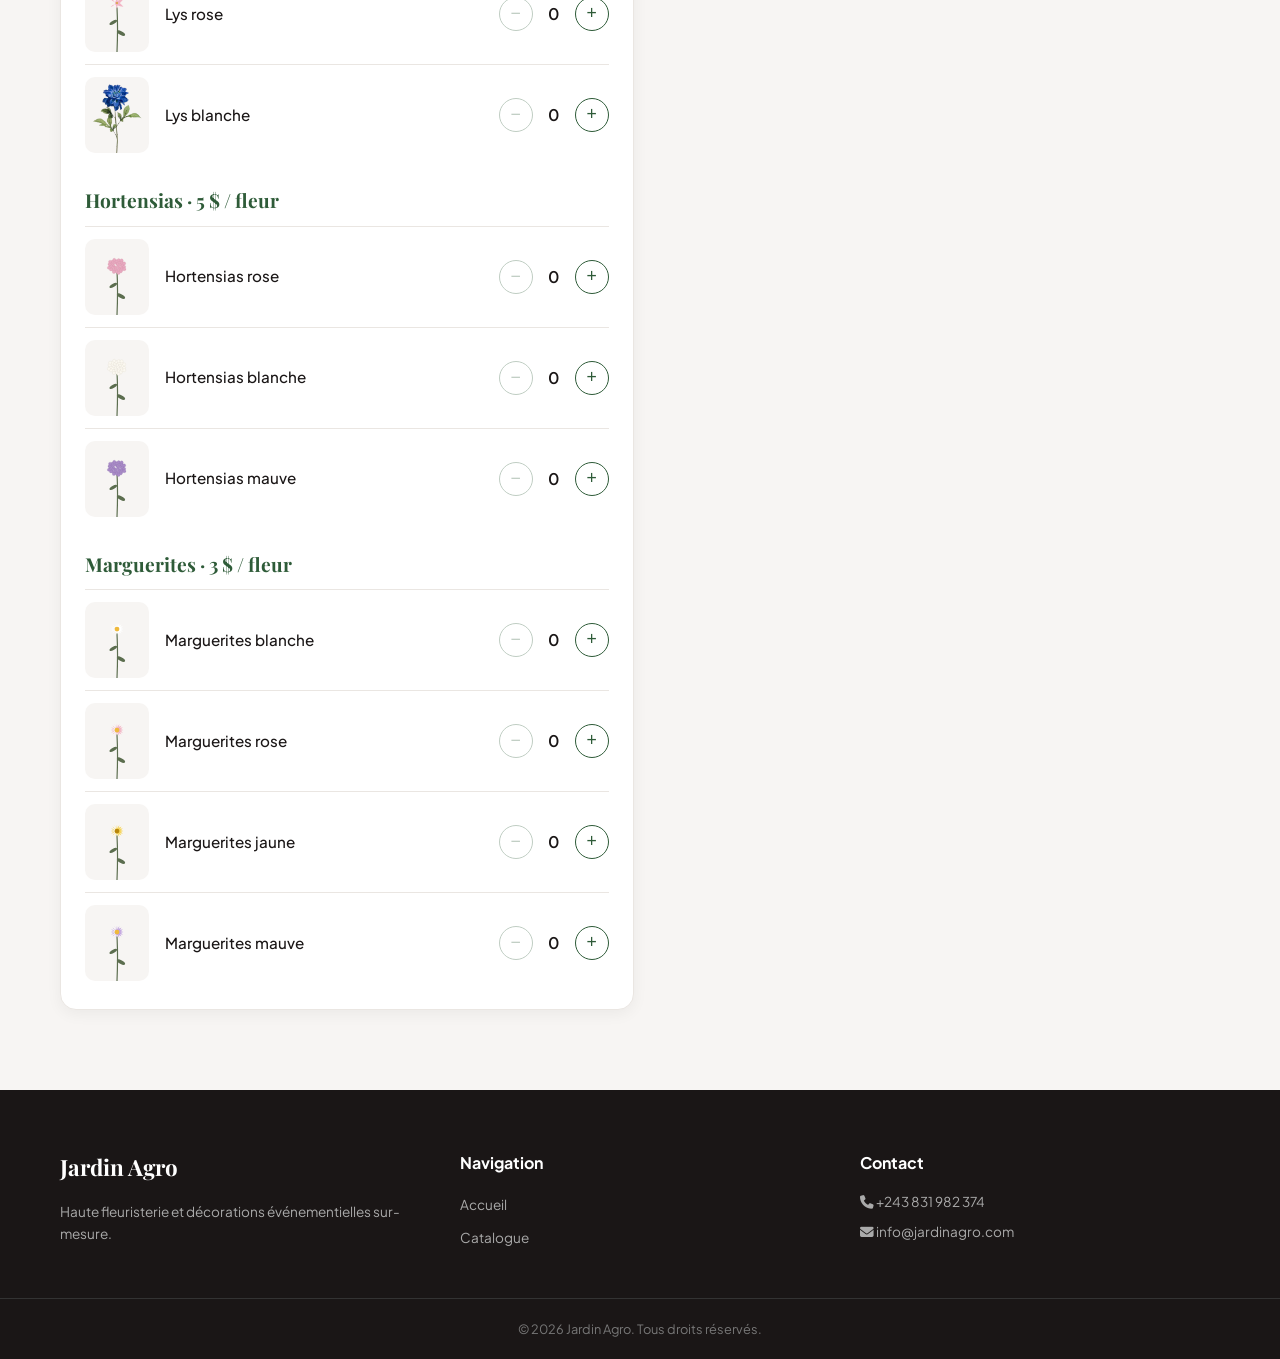
<file: creer-bouquet.html>
<!DOCTYPE html>
<html lang="fr">
<head>
<meta charset="UTF-8">
<meta name="viewport" content="width=device-width, initial-scale=1.0">
<title>Créer mon bouquet — Jardin Agro</title>
<link rel="preconnect" href="https://fonts.googleapis.com">
<link rel="preconnect" href="https://fonts.gstatic.com" crossorigin>
<link href="https://fonts.googleapis.com/css2?family=Playfair+Display:wght@600;700&family=Plus+Jakarta+Sans:wght@400;500;600;700&display=swap" rel="stylesheet">
<link rel="stylesheet" href="https://cdnjs.cloudflare.com/ajax/libs/font-awesome/6.4.0/css/all.min.css">
<link rel="stylesheet" href="css/style.css?v=5.0">
<style>
/* Suggestions de recherche (identique à l'accueil) */
.search-suggestions{position:absolute;top:calc(100% + 8px);right:0;width:260px;max-width:80vw;background:var(--white);border:1px solid var(--grey-mid);border-radius:12px;box-shadow:0 10px 24px rgba(0,0,0,.12);overflow:hidden;display:none;z-index:1100}
.search-suggestions.active{display:block}
.search-suggestion-item{display:flex;align-items:center;gap:10px;padding:10px 16px;font-size:.85rem;cursor:pointer}
.search-suggestion-item+.search-suggestion-item{border-top:1px solid var(--grey-mid)}
.search-suggestion-item:hover{background:var(--bg-light)}
.search-suggestion-item i{color:var(--primary-color);width:14px;text-align:center}
.search-suggestion-empty{padding:12px 16px;font-size:.82rem;color:var(--ink-soft)}
@media(max-width:767px){.search-suggestions{left:0;right:0;width:auto;max-width:none}}

/* Le sticky ne fonctionne pas avec overflow-x:hidden sur html/body */
html,body{overflow-x:clip}

/* Page configurateur */
.bq-page{background:var(--bg-light);padding:50px 0 80px}
.bq-grid{display:grid;grid-template-columns:1.05fr 1fr;gap:40px;align-items:start}
.bq-card{background:var(--white);border:1px solid var(--grey-mid);border-radius:var(--radius-card);box-shadow:0 4px 15px rgba(0,0,0,.05)}
.bq-catalog{padding:8px 24px 16px}
.bq-group h3{font-size:1.2rem;color:var(--primary-color);padding:20px 0 10px;border-bottom:1px solid var(--grey-mid)}
.bq-row{display:grid;grid-template-columns:64px 1fr auto;align-items:center;gap:16px;padding:12px 0;border-bottom:1px solid var(--grey-mid)}
.bq-row:last-child{border-bottom:0}
.bq-thumb{width:64px;height:76px;display:flex;align-items:flex-end;justify-content:center;background:var(--bg-light);border-radius:10px;overflow:hidden}
.bq-thumb img{width:90%;height:92%;object-fit:contain}
.bq-name{font-weight:500;font-size:.95rem}
.bq-stepper{display:flex;align-items:center;gap:10px}
.bq-stepper button{width:34px;height:34px;border-radius:50%;border:1px solid var(--primary-color);background:transparent;color:var(--primary-color);font-size:1.1rem;line-height:1;cursor:pointer;transition:all .2s}
.bq-stepper button:hover:not(:disabled){background:var(--primary-color);color:var(--white)}
.bq-stepper button:disabled{opacity:.3;cursor:default}
.bq-qty{width:22px;text-align:center;font-weight:600}
.bq-none{display:none;color:var(--ink-soft);padding:20px 0}

.bq-side{position:sticky;top:calc(var(--header-h) + 20px);padding:22px}
.bq-stage-frame{background:linear-gradient(180deg,var(--white),var(--bg-light));border:1px solid var(--grey-mid);border-radius:12px;padding:14px 14px 0}
.bq-stage-label{display:flex;justify-content:space-between;font-size:.85rem;color:var(--ink-soft);padding-bottom:8px}
.bq-stage{position:relative;height:440px;overflow:hidden}
.bq-empty{position:absolute;inset:0;display:flex;flex-direction:column;align-items:center;justify-content:center;gap:6px;text-align:center;color:var(--ink-soft);font-size:.9rem}
.bq-empty b{font-family:var(--font-display);font-size:1.3rem;font-weight:600;color:var(--primary-color)}
.flower-instance{position:absolute;bottom:68px;left:50%;width:var(--w);height:var(--h);transform-origin:50% 100%;transform:translateX(-50%) translateX(var(--jx)) rotate(var(--rot)) scale(var(--sc))}
.flower-instance img{width:100%;height:100%;object-fit:contain;object-position:bottom center;display:block}
.wrap-cone{position:absolute;left:50%;bottom:6px;width:190px;height:130px;transform:translateX(-50%);border-radius:50% 50% 4px 4px/65% 65% 4px 4px;z-index:40;box-shadow:0 2px 6px rgba(0,0,0,.08)}
.ribbon-band{position:absolute;left:50%;bottom:40px;width:130px;height:22px;transform:translateX(-50%);z-index:41;border-radius:2px;box-shadow:0 1px 2px rgba(0,0,0,.15);display:none}
.ribbon-bow{position:absolute;left:50%;bottom:44px;width:46px;height:30px;transform:translateX(-50%);z-index:42;border-radius:50%;box-shadow:0 1px 3px rgba(0,0,0,.18);display:none}

.bq-opt{margin-top:20px}
.bq-opt h4{font-size:.9rem;font-weight:600;margin-bottom:10px}
.swatch-row{display:flex;gap:12px;flex-wrap:wrap}
.swatch{width:40px;height:40px;border-radius:50%;border:2px solid transparent;cursor:pointer;box-shadow:inset 0 0 0 1px rgba(0,0,0,.1)}
.swatch[data-selected="true"]{border-color:var(--primary-color);box-shadow:0 0 0 2px var(--white),0 0 0 4px var(--primary-color)}

.bq-summary{margin-top:24px;border-top:1px solid var(--grey-mid);padding-top:14px}
.bq-line{display:flex;justify-content:space-between;font-size:.9rem;color:var(--ink-soft);padding:3px 0}
.bq-total{display:flex;justify-content:space-between;align-items:baseline;margin-top:8px;padding-top:10px;border-top:1px solid var(--grey-mid)}
.bq-total span:first-child{font-weight:600}
.bq-total .value{font-family:var(--font-display);font-size:1.9rem;font-weight:700;color:var(--primary-color)}
.bq-actions{margin-top:18px;display:flex;flex-direction:column;gap:10px}
.bq-actions .btn{width:100%;padding:14px 26px;font-size:.9rem;gap:8px}
.btn-outline{background:transparent;color:var(--primary-color);border:1.5px solid var(--primary-color)}
.btn-outline:hover{background:var(--primary-color);color:var(--white)}
.btn-wa{background:#25D366;color:var(--white)}.btn-wa:hover{background:#1eb956}
.btn[disabled]{opacity:.4;cursor:default;pointer-events:none}

.toast{position:fixed;bottom:26px;left:50%;transform:translateX(-50%) translateY(20px);background:var(--primary-color);color:var(--white);padding:12px 22px;border-radius:999px;font-size:.9rem;opacity:0;pointer-events:none;transition:.25s;z-index:3000}
.toast.visible{opacity:1;transform:translateX(-50%)}

@media(max-width:880px){
  .bq-page{padding:30px 0 60px}
  .bq-grid{grid-template-columns:1fr;gap:28px}
  .bq-side{position:static;order:-1}
  .bq-stage{height:380px}
}
</style>
</head>
<body>

<!-- HEADER (identique à l'accueil) -->
<header class="site-header">
  <div class="container header-inner">
    <a href="index.html" class="logo" style="display:flex;align-items:center;gap:12px;text-decoration:none;">
      <img src="image/logi.png" alt="Logo Jardin Agro" style="height:80px;width:auto;" onerror="this.style.display='none'">
    </a>
    <nav class="nav-menu" id="navMenu">
      <a href="index.html">Accueil</a>
      <a href="index.html#univers">Catalogue &amp; Services</a>
      <a href="index.html#livraison">Livraison</a>
      <a href="#contact">Contact</a>
    </nav>
    <div class="header-actions" style="display:flex;align-items:center;gap:15px;">
      <div class="search-widget" id="searchWidget">
        <button class="icon-btn" id="searchToggle" aria-label="Rechercher une fleur"><i class="fa-solid fa-magnifying-glass"></i></button>
        <form class="search-form" id="searchForm" role="search">
          <input type="search" id="searchInput" class="search-input" placeholder="Rechercher une fleur..." aria-label="Rechercher une fleur" autocomplete="off">
          <div class="search-suggestions" id="searchSuggestions"></div>
        </form>
      </div>
      <button class="menu-toggle" id="menuToggle" aria-label="Ouvrir le menu"><span></span><span></span><span></span></button>
      <button type="button" class="icon-btn" id="cartToggle" aria-label="Panier" style="background:none;border:none;cursor:pointer;position:relative;">
        <i class="fa-solid fa-bag-shopping"></i>
        <span class="cart-count" id="cartBadge">0</span>
      </button>
    </div>
  </div>
</header>

<main class="bq-page">
  <div class="container">
    <div class="section-header">
      <h2>Créez votre bouquet</h2>
      <p>Choisissez vos fleurs une à une, ajustez les quantités et voyez votre bouquet se composer.</p>
    </div>

    <div class="bq-grid">
      <div class="bq-card bq-catalog">
        <div id="catalog"></div>
        <div class="bq-none" id="noResult">Aucune fleur ne correspond à votre recherche.</div>
      </div>

      <aside class="bq-card bq-side">
        <div class="bq-stage-frame">
          <div class="bq-stage-label"><span>Votre bouquet</span><span id="stemCount">0 tige</span></div>
          <div class="bq-stage" id="bqStage">
            <div class="bq-empty" id="bqEmpty"><b>Votre bouquet commence ici</b><span>Ajoutez une fleur dans le catalogue</span></div>
            <div class="wrap-cone" id="wrapCone"></div>
            <div class="ribbon-band" id="ribbonBand"></div>
            <div class="ribbon-bow" id="ribbonBow"></div>
          </div>
        </div>

        <div class="bq-opt"><h4>Emballage</h4><div class="swatch-row" id="wrapSwatches"></div></div>
        <div class="bq-opt"><h4>Ruban</h4><div class="swatch-row" id="ribbonSwatches"></div></div>

        <div class="bq-summary">
          <div class="bq-line"><span>Fleurs</span><span id="lineFlowers">0,00 $</span></div>
          <div class="bq-line"><span>Emballage</span><span id="lineWrap">0,00 $</span></div>
          <div class="bq-total"><span>Total</span><span class="value" id="totalPrice">0,00 $</span></div>
        </div>

        <div class="bq-actions">
          <button class="btn btn-primary" id="addToCartBtn" disabled>Ajouter mon bouquet au panier</button>
          <button class="btn btn-wa" id="orderWhatsappBtn" disabled><i class="fa-brands fa-whatsapp"></i> Commander sur WhatsApp</button>
          <button class="btn btn-outline" id="resetBtn">Réinitialiser mon bouquet</button>
        </div>
      </aside>
    </div>
  </div>
</main>

<!-- FOOTER (identique à l'accueil) -->
<footer class="site-footer">
  <div class="container footer-grid">
    <div class="footer-col">
      <h3 class="footer-logo">Jardin Agro</h3>
      <p>Haute fleuristerie et décorations événementielles sur-mesure.</p>
    </div>
    <div class="footer-col">
      <h4>Navigation</h4>
      <ul>
        <li><a href="index.html">Accueil</a></li>
        <li><a href="index.html#univers">Catalogue</a></li>
      </ul>
    </div>
    <div class="footer-col" id="contact">
      <h4>Contact</h4>
      <p><i class="fa-solid fa-phone"></i> +243 831 982 374</p>
      <p><i class="fa-solid fa-envelope"></i> info@jardinagro.com</p>
    </div>
  </div>
  <div class="footer-bottom"><p>© 2026 Jardin Agro. Tous droits réservés.</p></div>
</footer>

<!-- PANIER (même drawer que l'accueil) -->
<div id="cartOverlay" class="cart-overlay"></div>
<aside id="cartDrawer" class="cart-drawer">
  <div class="cart-header">
    <h2>Votre Panier</h2>
    <button id="cartCloseBtn" class="cart-close" aria-label="Fermer">&times;</button>
  </div>
  <div id="cartItems" class="cart-body"></div>
  <div class="cart-footer">
    <div class="cart-total-row"><span>Total :</span><span id="cartTotal">0,00 $</span></div>
    <button id="cartWhatsappBtn" class="cart-whatsapp-btn"><i class="fa-brands fa-whatsapp"></i> Commander sur WhatsApp</button>
  </div>
</aside>

<div class="toast" id="toast"></div>

<script src="js/data.js"></script>
<script src="js/cart.js"></script>
<script>
const WHATSAPP_NUMBER = (window.SHOP_CONFIG && SHOP_CONFIG.whatsappNumber) || "243831982374";
const $ = id => document.getElementById(id);
const eur = n => n.toFixed(2).replace('.', ',') + ' $';
const norm = s => s.toLowerCase().normalize('NFD').replace(/[\u0300-\u036f]/g, '');

/* ---------- DONNÉES : [nom, couleur, couleur foncée, photo (facultatif)] ---------- */
const FAMILIES = [
  {id:'roses', name:'Roses', type:'rose', price:3, v:[
    ['jaune','#F2C94C','#C9A227'],['blanche','#FBF8F1','#E4D9C6','image/rose12.png'],
    ['rouge','#A8394A','#7C2735','image/rose-rouge.png'],['rose','#E2A6B4','#C77E90','image/rose-rose1.png'],
    ['orange','#F08A3C','#C56A24'],['bicolore','#E8B4B8','#A8394A']]},
  {id:'spray', name:'Roses spray', type:'rose', price:3, v:[
    ['rouge','#A8394A','#7C2735'],['blanche','#FBF8F1','#E4D9C6'],['orange','#F08A3C','#C56A24'],
    ['bicolore rouge','#E8B4B8','#A8394A'],['feu d’artifice','#F5A65B','#B11A29']]},
  {id:'lys', name:'Lys', type:'lily', price:5, v:[
    ['rose','#F2B6C6','#D9A544'],['blanche','#FBF3E3','#D9A544','image/david.png']]},
  {id:'hortensias', name:'Hortensias', type:'hydrangea', price:5, v:[
    ['rose','#E8A9C0','#C77E90'],['blanche','#FBF8F1','#C9C2B4'],['mauve','#A98BC7','#7C5FA0']]},
  {id:'marguerites', name:'Marguerites', type:'daisy', price:3, v:[
    ['blanche','#FFFFFF','#EFB93B'],['rose','#F2B6C6','#EFB93B'],['jaune','#F6D55C','#B8860B'],['mauve','#C3A6E0','#EFB93B']]},
];
const slug = s => norm(s).replace(/[^a-z0-9]+/g, '-');
const WRAPPINGS = [
  {id:'blanc', name:'Papier blanc', price:2,   swatch:'#FBFAF7', image:'image/emballage 1.png'},
  {id:'rose',  name:'Papier rose',  price:2,   swatch:'#EBC9C3', image:'image/emballage2.png'},
  {id:'kraft', name:'Papier kraft', price:1.5, swatch:'#C7A579', image:'image/emballage3.png'},
  {id:'noir',  name:'Papier noir',  price:2.5, swatch:'#2B2A28', image:'image/emballage 4.png'},
];
const RIBBONS = [
  {id:'blanc', name:'Blanc', swatch:'#FBFAF7', image:'image/ruban/ruban2.png'},
  {id:'rouge', name:'Rouge', swatch:'#A8394A', image:'image/ruban/ruban3.png'},
  {id:'rose',  name:'Rose',  swatch:'#D9A9A0', image:'image/ruban/ruban4.png'},
  {id:'noir',  name:'Noir',  swatch:'#2B2A28', image:'image/ruban/ruban6.png'},
  {id:'dore',  name:'Doré',  swatch:'#B08A4E', image:null},
];

/* ---------- VISUEL DE SECOURS (si la photo manque) ---------- */
function svgFlower(f){
  const cx = 60, y = 78; let b = '';
  const petals = (n, len, w, col, off = 0) => {
    for(let i = 0; i < n; i++){
      const a = (360 / n * i + off) * Math.PI / 180;
      const tx = cx + Math.cos(a) * len, ty = y + Math.sin(a) * len;
      const px = Math.cos(a + 1.5708) * w, py = Math.sin(a + 1.5708) * w;
      b += `<path d="M${cx - px},${y - py} Q${(cx + tx) / 2},${(y + ty) / 2 - w} ${tx},${ty} Q${(cx + tx) / 2},${(y + ty) / 2 + w} ${cx + px},${y + py}Z" fill="${col}"/>`;
    }
  };
  if(f.type === 'rose'){ petals(7, 26, 9, f.color); petals(5, 14, 7, f.dark, 22); b += `<circle cx="${cx}" cy="${y}" r="6" fill="${f.dark}"/>`; }
  else if(f.type === 'lily'){ petals(6, 28, 7, f.color, -90); b += `<circle cx="${cx}" cy="${y}" r="4" fill="${f.dark}"/>`; }
  else if(f.type === 'daisy'){ petals(16, 24, 5, f.color); b += `<circle cx="${cx}" cy="${y}" r="9" fill="${f.dark}"/>`; }
  else { for(let i = 0; i < 34; i++){ const a = i * 2.4, r = 4 + Math.sqrt(i) * 5;
    b += `<circle cx="${cx + Math.cos(a) * r}" cy="${y + Math.sin(a) * r * .8}" r="6" fill="${f.color}" stroke="${f.dark}" stroke-width=".6"/>`; } }
  const g = '#5C6E4F';
  const svg = `<svg xmlns="http://www.w3.org/2000/svg" viewBox="0 0 120 260"><path d="M${cx},260 Q${cx + 4},170 ${cx},${y + 18}" fill="none" stroke="${g}" stroke-width="4.5" stroke-linecap="round"/><ellipse cx="46" cy="150" rx="16" ry="6" fill="${g}" transform="rotate(-30 46 150)"/><ellipse cx="75" cy="190" rx="17" ry="6.5" fill="${g}" transform="rotate(28 75 190)"/>${b}</svg>`;
  return 'data:image/svg+xml;utf8,' + encodeURIComponent(svg);
}
const FLOWERS = FAMILIES.flatMap(fam => fam.v.map(([label, color, dark, image]) => {
  const f = {id: fam.id + '-' + slug(label), name: fam.name + ' ' + label, price: fam.price,
             category: fam.id, type: fam.type, color, dark, image: image || null};
  f.svg = svgFlower(f);
  return f;
}));
function fallbackImg(img){ img.onerror = null; img.src = FLOWERS.find(f => f.id === img.dataset.id).svg; }

/* ---------- ÉTAT ---------- */
const state = {quantities: {}, wrapping: null, ribbon: RIBBONS[0].id};
FLOWERS.forEach(f => state.quantities[f.id] = 0);
const totalStems = () => FLOWERS.reduce((s, f) => s + state.quantities[f.id], 0);
const flowersTotal = () => FLOWERS.reduce((s, f) => s + f.price * state.quantities[f.id], 0);
const wrapPrice = () => state.wrapping ? WRAPPINGS.find(w => w.id === state.wrapping).price : 0;

/* ---------- CATALOGUE ---------- */
function renderCatalog(){
  const root = $('catalog'); root.innerHTML = '';
  FAMILIES.forEach(fam => {
    const g = document.createElement('div'); g.className = 'bq-group';
    g.innerHTML = `<h3>${fam.name} · ${fam.price} $ / fleur</h3>`;
    FLOWERS.filter(f => f.category === fam.id).forEach(f => {
      const row = document.createElement('div'); row.className = 'bq-row'; row.dataset.search = norm(f.name);
      row.innerHTML = `<div class="bq-thumb"><img src="${f.image || f.svg}" data-id="${f.id}" alt="${f.name}" onerror="fallbackImg(this)"></div>
        <div class="bq-name">${f.name}</div>
        <div class="bq-stepper">
          <button data-action="minus" data-id="${f.id}" aria-label="Retirer ${f.name}" disabled>−</button>
          <span class="bq-qty" id="qty-${f.id}">0</span>
          <button data-action="plus" data-id="${f.id}" aria-label="Ajouter ${f.name}">+</button>
        </div>`;
      g.appendChild(row);
    });
    root.appendChild(g);
  });
  root.querySelectorAll('.bq-stepper button').forEach(btn => btn.addEventListener('click', () =>
    changeQuantity(btn.dataset.id, btn.dataset.action === 'plus' ? 1 : -1)));
}
function changeQuantity(id, delta){
  const next = Math.max(0, Math.min(30, state.quantities[id] + delta));
  state.quantities[id] = next;
  $('qty-' + id).textContent = next;
  document.querySelector(`button[data-action="minus"][data-id="${id}"]`).disabled = next === 0;
  renderBouquet(); updateSummary();
}
function filterCatalog(query){
  const q = norm(query.trim()); let any = false;
  document.querySelectorAll('.bq-group').forEach(g => {
    let visible = 0;
    g.querySelectorAll('.bq-row').forEach(r => {
      const show = !q || r.dataset.search.includes(q);
      r.style.display = show ? '' : 'none'; if(show) visible++;
    });
    g.style.display = visible ? '' : 'none'; if(visible) any = true;
  });
  $('noResult').style.display = any ? 'none' : 'block';
  return any;
}

/* ---------- APERÇU DU BOUQUET ---------- */
function renderBouquet(){
  const stage = $('bqStage');
  stage.querySelectorAll('.flower-instance').forEach(el => el.remove());
  const n = totalStems();
  $('bqEmpty').style.display = n === 0 ? 'flex' : 'none';
  $('stemCount').textContent = n + (n > 1 ? ' tiges' : ' tige');
  let seed = 1;
  const rand = () => { seed = (seed * 16807) % 2147483647; return (seed - 1) / 2147483646; };
  FLOWERS.forEach(f => {
    const qty = state.quantities[f.id];
    for(let i = 0; i < qty; i++){
      const t = qty === 1 ? .5 : i / (qty - 1);
      const h = 230 * (.94 + rand() * .12);
      const el = document.createElement('div'); el.className = 'flower-instance';
      el.style.setProperty('--w', (h * .46) + 'px');
      el.style.setProperty('--h', h + 'px');
      el.style.setProperty('--jx', ((rand() - .5) * 18) + 'px');
      el.style.setProperty('--rot', ((t - .5) * 92 + (rand() - .5) * 10).toFixed(1) + 'deg');
      el.style.setProperty('--sc', (.86 + rand() * .26).toFixed(2));
      el.style.zIndex = 20 + i;
      el.innerHTML = `<img src="${f.image || f.svg}" data-id="${f.id}" alt="${f.name}" onerror="fallbackImg(this)">`;
      stage.insertBefore(el, $('wrapCone'));
    }
  });
  updateWrapping(); updateRibbon();
}
const paint = (el, item) => el.style.background = item.image ? `url("${item.image}") center/cover, ${item.swatch}` : item.swatch;
function updateWrapping(){
  const cone = $('wrapCone');
  if(!state.wrapping || totalStems() === 0){ cone.style.background = 'transparent'; return; }
  paint(cone, WRAPPINGS.find(w => w.id === state.wrapping));
}
function updateRibbon(){
  const show = totalStems() > 0;
  $('ribbonBand').style.display = $('ribbonBow').style.display = show ? 'block' : 'none';
  if(show){ const r = RIBBONS.find(x => x.id === state.ribbon); paint($('ribbonBand'), r); paint($('ribbonBow'), r); }
}
function renderSwatches(){
  const make = (rowId, items, isWrap) => {
    const row = $(rowId); row.innerHTML = '';
    items.forEach(it => {
      const el = document.createElement('div'); el.className = 'swatch'; paint(el, it);
      el.title = it.name + (isWrap ? ' — ' + eur(it.price) : '');
      el.dataset.selected = (isWrap ? state.wrapping : state.ribbon) === it.id;
      el.addEventListener('click', () => {
        if(isWrap) state.wrapping = it.id; else state.ribbon = it.id;
        renderSwatches(); renderBouquet(); updateSummary();
      });
      row.appendChild(el);
    });
  };
  make('wrapSwatches', WRAPPINGS, true);
  make('ribbonSwatches', RIBBONS, false);
}
function updateSummary(){
  $('lineFlowers').textContent = eur(flowersTotal());
  $('lineWrap').textContent = eur(wrapPrice());
  $('totalPrice').textContent = eur(flowersTotal() + wrapPrice());
  $('addToCartBtn').disabled = $('orderWhatsappBtn').disabled = totalStems() === 0;
}

/* ---------- PANIER (unique, géré par js/cart.js) ---------- */
function currentOrder(){
  return {
    flowers: FLOWERS.filter(f => state.quantities[f.id] > 0).map(f => ({id: f.id, name: f.name, qty: state.quantities[f.id], price: f.price, image: f.image})),
    wrapping: state.wrapping ? WRAPPINGS.find(w => w.id === state.wrapping).name : null,
    ribbon: RIBBONS.find(r => r.id === state.ribbon).name,
    total: +(flowersTotal() + wrapPrice()).toFixed(2),
  };
}
function orderLines(o){
  let t = o.flowers.map(f => `- ${f.qty} × ${f.name}`).join('\n');
  if(o.wrapping) t += `\nEmballage : ${o.wrapping}`;
  return t + `\nRuban : ${o.ribbon}\nTotal : ${eur(o.total)}`;
}
const sendWhatsApp = msg => window.open(`https://wa.me/${WHATSAPP_NUMBER}?text=${encodeURIComponent(msg)}`, '_blank');

$('addToCartBtn').addEventListener('click', () => {
  const o = currentOrder();
  const details = o.flowers.map(f => `${f.qty} × ${f.name}`);
  if(o.wrapping) details.push('Emballage : ' + o.wrapping);
  details.push('Ruban : ' + o.ribbon);
  addCustomItem({
    id: 'bouquet-' + Date.now(), name: 'Bouquet personnalisé', price: o.total, qty: 1,
    image: (o.flowers.find(f => f.image) || {}).image || '', details
  });
  showToast('Votre bouquet a été ajouté au panier');
});
$('orderWhatsappBtn').addEventListener('click', () => sendWhatsApp('Bonjour ! Je souhaite commander ce bouquet :\n' + orderLines(currentOrder())));
$('resetBtn').addEventListener('click', () => {
  FLOWERS.forEach(f => { state.quantities[f.id] = 0; $('qty-' + f.id).textContent = 0; });
  document.querySelectorAll('.bq-stepper button[data-action="minus"]').forEach(b => b.disabled = true);
  state.wrapping = null;
  renderSwatches(); renderBouquet(); updateSummary();
  showToast('Bouquet réinitialisé');
});
$('cartToggle').addEventListener('click', openCart);

let toastTimer;
function showToast(m){
  const t = $('toast'); t.textContent = m; t.classList.add('visible');
  clearTimeout(toastTimer); toastTimer = setTimeout(() => t.classList.remove('visible'), 2200);
}

/* ---------- MENU MOBILE ---------- */
$('menuToggle').addEventListener('click', () => {
  $('menuToggle').classList.toggle('active'); $('navMenu').classList.toggle('active');
});

/* ---------- RECHERCHE + SUGGESTIONS (comme l'accueil) ---------- */
const SEARCH_SUGGESTIONS = [
  {label:'Créer mon bouquet',     icon:'fa-solid fa-wand-magic-sparkles', url:'creer-bouquet.html'},
  {label:'Fleurs pour hôtel',     icon:'fa-solid fa-hotel',               url:'products.html?category=hotel'},
  {label:'Fleurs de bureau',      icon:'fa-solid fa-building-columns',    url:'products.html?category=entreprise'},
  {label:'Entreprises & banques', icon:'fa-solid fa-building-columns',    url:'products.html?category=entreprise'},
  {label:'Fleurs pour conférence',icon:'fa-solid fa-microphone-lines',    url:'products.html?category=conference'},
  {label:'Bouquets de mariage',   icon:'fa-solid fa-champagne-glasses',   url:'products.html?category=mariage'},
  {label:'Couronnes funéraires',  icon:'fa-solid fa-dove',                url:'products.html?category=funeraire'},
];
const searchWidget = $('searchWidget'), searchInput = $('searchInput'), box = $('searchSuggestions');
function renderSuggestions(query){
  const q = norm(query.trim());
  if(!q){ box.classList.remove('active'); box.innerHTML = ''; return; }
  const matches = SEARCH_SUGGESTIONS.filter(s => norm(s.label).includes(q)).slice(0, 6);
  box.innerHTML = matches.length
    ? matches.map(s => `<div class="search-suggestion-item" data-url="${s.url}"><i class="${s.icon}"></i><span>${s.label}</span></div>`).join('')
    : '<div class="search-suggestion-empty">Aucune suggestion</div>';
  box.querySelectorAll('.search-suggestion-item').forEach(el => el.addEventListener('click', () => location.href = el.dataset.url));
  box.classList.add('active');
}
$('searchToggle').addEventListener('click', () => {
  searchWidget.classList.toggle('active');
  if(searchWidget.classList.contains('active')) searchInput.focus();
});
searchInput.addEventListener('input', () => { filterCatalog(searchInput.value); renderSuggestions(searchInput.value); });
searchInput.addEventListener('focus', () => renderSuggestions(searchInput.value));
$('searchForm').addEventListener('submit', e => {
  e.preventDefault();
  const q = searchInput.value.trim();
  if(q && !filterCatalog(q)) location.href = 'products.html?search=' + encodeURIComponent(q);
  box.classList.remove('active');
});
document.addEventListener('click', e => {
  if(!searchWidget.contains(e.target)){ searchWidget.classList.remove('active'); box.classList.remove('active'); }
});

/* ---------- DÉMARRAGE ---------- */
renderCatalog(); renderSwatches(); renderBouquet(); updateSummary();
</script>
<script src="js/chatbot.js" defer></script>
</body>
</html>
</file>
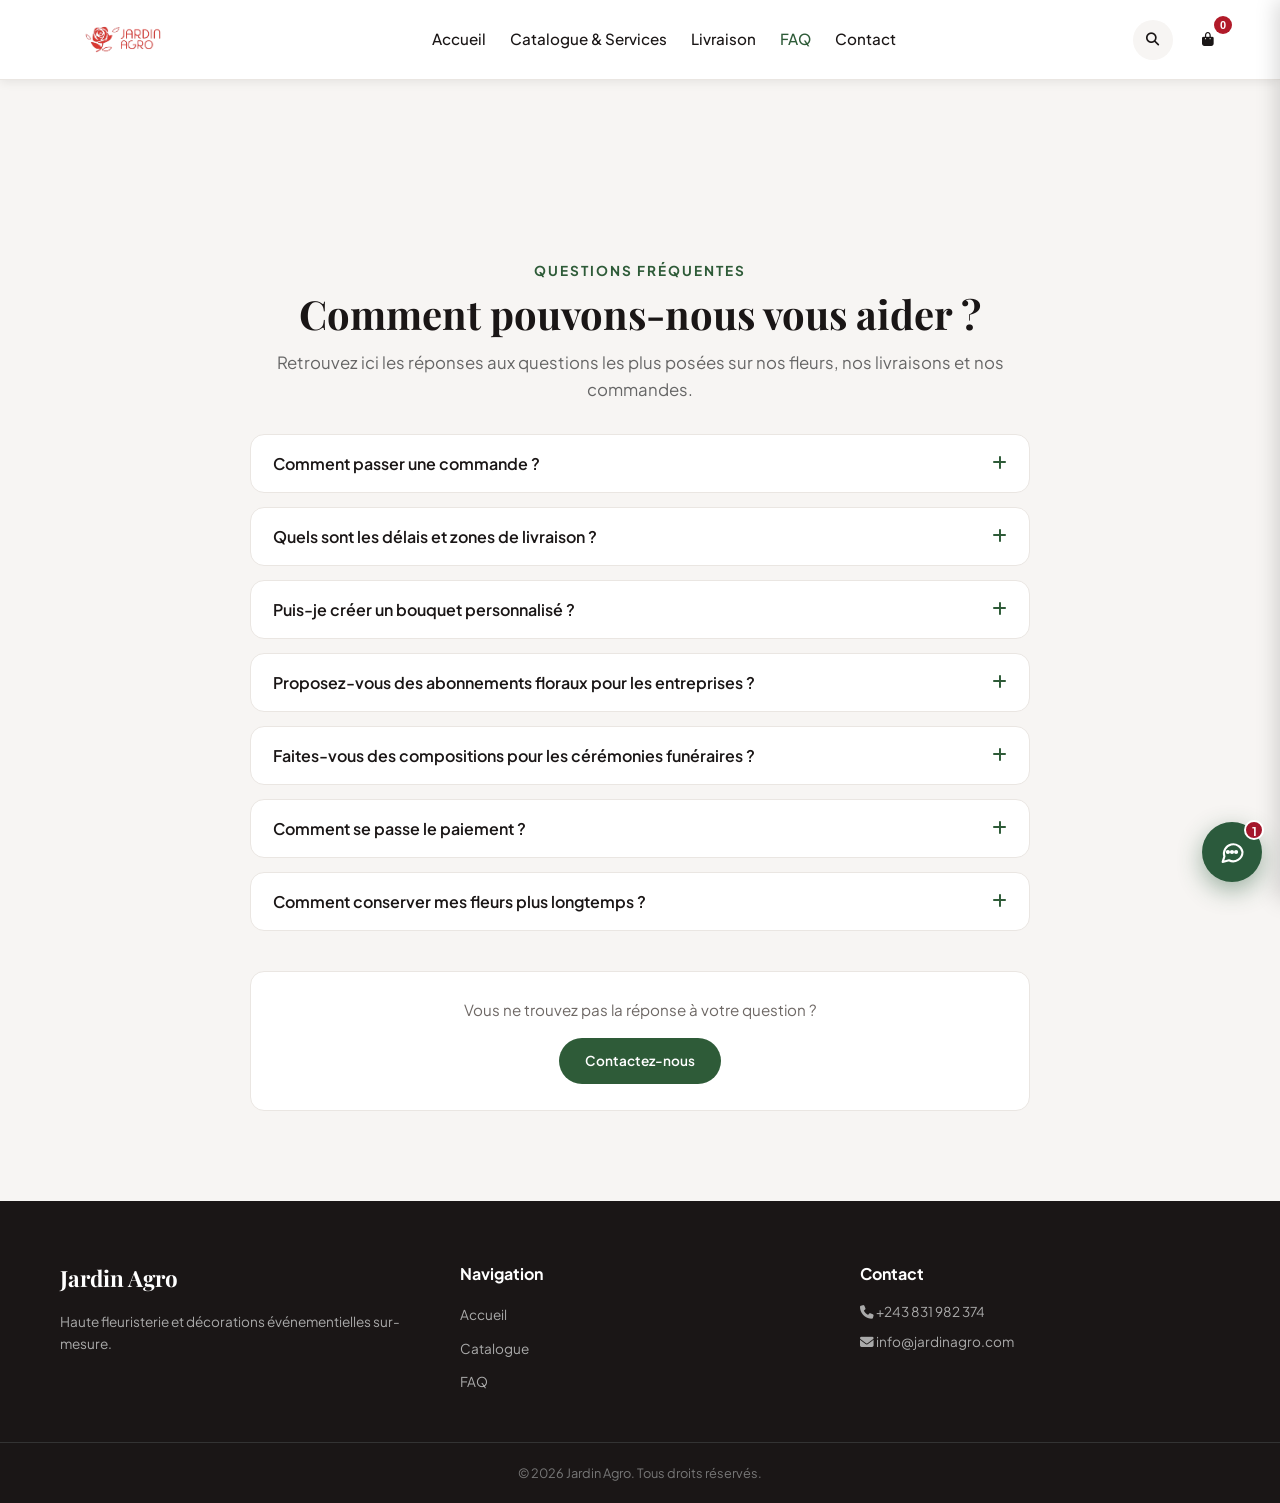
<file: faq.html>
<!DOCTYPE html>
<html lang="fr">
<head>
  <meta charset="UTF-8">
  <meta name="viewport" content="width=device-width, initial-scale=1.0">
  <title>FAQ — Jardin Agro</title>

  <!-- Google Fonts & Font Awesome -->
  <link rel="preconnect" href="https://fonts.googleapis.com">
  <link rel="preconnect" href="https://fonts.gstatic.com" crossorigin>
  <link href="https://fonts.googleapis.com/css2?family=Playfair+Display:wght@600;700&family=Plus+Jakarta+Sans:wght@400;500;600;700&display=swap" rel="stylesheet">
  <link rel="stylesheet" href="https://cdnjs.cloudflare.com/ajax/libs/font-awesome/6.4.0/css/all.min.css">
  <link rel="stylesheet" href="css/style.css?v=5.0">

  <!-- Style additionnel : suggestions de recherche + accordéon FAQ -->
  <style>
    .search-suggestions{
      position: absolute;
      top: calc(100% + 8px);
      right: 0;
      width: 260px;
      max-width: 80vw;
      background: var(--white, #fff);
      border: 1px solid var(--grey-mid, #EAE6E2);
      border-radius: 12px;
      box-shadow: 0 10px 24px rgba(0,0,0,0.12);
      overflow: hidden;
      display: none;
      z-index: 1100;
    }
    .search-suggestions.active{ display:block; }
    .search-suggestion-item{
      display:flex; align-items:center; gap: 10px;
      padding: 10px 16px;
      font-size: 0.85rem;
      color: var(--ink, #1A1616);
      cursor: pointer;
      font-family: var(--font-body, 'Plus Jakarta Sans', sans-serif);
    }
    .search-suggestion-item + .search-suggestion-item{
      border-top: 1px solid var(--grey-mid, #EAE6E2);
    }
    .search-suggestion-item:hover{ background: var(--bg-light, #F7F5F3); }
    .search-suggestion-item i{ color: var(--primary-color, #2e5b38); width: 14px; text-align:center; flex-shrink:0; }
    .search-suggestion-empty{
      padding: 12px 16px;
      font-size: 0.82rem;
      color: var(--ink-soft, #6E6865);
    }
    @media (max-width: 767px){
      .search-suggestions{ left: 0; right: 0; width: auto; max-width: none; }
    }

    /* ---------- FAQ ---------- */
    .faq-page{
      padding-top: calc(var(--header-h) + 50px);
      padding-bottom: 90px;
      background: var(--bg-light);
      min-height: 60vh;
    }
    .faq-list{
      max-width: 780px;
      margin: 0 auto;
    }
    .faq-item{
      background: var(--white);
      border: 1px solid var(--grey-mid);
      border-radius: 14px;
      margin-bottom: 14px;
      overflow: hidden;
    }
    .faq-question{
      display: flex;
      align-items: center;
      justify-content: space-between;
      gap: 16px;
      width: 100%;
      padding: 18px 22px;
      background: none;
      border: none;
      text-align: left;
      cursor: pointer;
      font-family: var(--font-body);
      font-size: 1rem;
      font-weight: 600;
      color: var(--ink);
    }
    .faq-question i{
      color: var(--primary-color);
      transition: transform 0.25s ease;
      flex-shrink: 0;
    }
    .faq-item.open .faq-question i{ transform: rotate(45deg); }
    .faq-answer{
      max-height: 0;
      overflow: hidden;
      transition: max-height 0.3s ease;
    }
    .faq-answer p{
      padding: 0 22px 20px;
      color: var(--ink-soft);
      font-size: 0.92rem;
      line-height: 1.6;
    }
    .faq-cta{
      max-width: 780px;
      margin: 40px auto 0;
      background: var(--white);
      border: 1px solid var(--grey-mid);
      border-radius: 14px;
      padding: 26px;
      text-align: center;
    }
    .faq-cta p{
      color: var(--ink-soft);
      margin-bottom: 16px;
      font-size: 0.95rem;
    }
  </style>
</head>
<body>

  <!-- HEADER -->
  <header class="site-header">
    <div class="container header-inner">
      <a href="index.html" class="logo" style="display: flex; align-items: center; gap: 12px; text-decoration: none;">
        <img src="image/logi.png" alt="Logo Jardin Agro" style="height: 80px; width: auto;" onerror="this.style.display='none'">
      </a>

      <nav class="nav-menu" id="navMenu">
        <a href="index.html">Accueil</a>
        <a href="index.html#univers">Catalogue & Services</a>
        <a href="index.html#livraison">Livraison</a>
        <a href="faq.html" class="active">FAQ</a>
        <a href="index.html#contact">Contact</a>
      </nav>

      <div class="header-actions" style="display: flex; align-items: center; gap: 15px;">
        <div class="search-widget" id="searchWidget">
          <button class="icon-btn" id="searchToggle" aria-label="Rechercher une fleur">
            <i class="fa-solid fa-magnifying-glass"></i>
          </button>
          <form class="search-form" id="searchForm" role="search">
            <input
              type="search"
              id="searchInput"
              class="search-input"
              placeholder="Rechercher une fleur..."
              aria-label="Rechercher une fleur"
              autocomplete="off"
            >
            <div class="search-suggestions" id="searchSuggestions"></div>
          </form>
        </div>
        <button class="menu-toggle" id="menuToggle" aria-label="Ouvrir le menu">
          <span></span><span></span><span></span>
        </button>
        <button type="button" class="icon-btn" id="cartToggle" aria-label="Panier" style="background:none; border:none; cursor:pointer; position:relative;">
          <i class="fa-solid fa-bag-shopping"></i>
          <span class="cart-count" id="cartBadge">0</span>
        </button>
      </div>
    </div>
  </header>

  <!-- FAQ -->
  <section class="faq-page">
    <div class="container">
      <div class="products-hero">
        <span class="sub-title">Questions fréquentes</span>
        <h1>Comment pouvons-nous vous aider ?</h1>
        <p>Retrouvez ici les réponses aux questions les plus posées sur nos fleurs, nos livraisons et nos commandes.</p>
      </div>

      <div class="faq-list" id="faqList">
        <div class="faq-item">
          <button class="faq-question">Comment passer une commande ?<i class="fa-solid fa-plus"></i></button>
          <div class="faq-answer"><p>Choisissez vos fleurs dans le catalogue ou composez votre propre bouquet, ajoutez-les au panier, puis validez votre commande directement sur WhatsApp. Nous confirmons les détails et le prix avec vous avant la livraison.</p></div>
        </div>
        <div class="faq-item">
          <button class="faq-question">Quels sont les délais et zones de livraison ?<i class="fa-solid fa-plus"></i></button>
          <div class="faq-answer"><p>Nous livrons dans toute la ville, avec des frais adaptés selon la commune de destination. Un service de livraison express est disponible pour les commandes urgentes, 7 jours sur 7.</p></div>
        </div>
        <div class="faq-item">
          <button class="faq-question">Puis-je créer un bouquet personnalisé ?<i class="fa-solid fa-plus"></i></button>
          <div class="faq-answer"><p>Oui, l'outil "Créer mon bouquet" vous permet de choisir vos fleurs une à une, votre emballage et votre ruban, avec un aperçu en temps réel avant de commander.</p></div>
        </div>
        <div class="faq-item">
          <button class="faq-question">Proposez-vous des abonnements floraux pour les entreprises ?<i class="fa-solid fa-plus"></i></button>
          <div class="faq-answer"><p>Oui, nous proposons des abonnements floraux réguliers pour les halls d'accueil, bureaux et banques. Contactez-nous pour établir une formule adaptée à votre espace et votre budget.</p></div>
        </div>
        <div class="faq-item">
          <button class="faq-question">Faites-vous des compositions pour les cérémonies funéraires ?<i class="fa-solid fa-plus"></i></button>
          <div class="faq-answer"><p>Oui, nous réalisons des couronnes et hommages floraux respectueux, livrés dans les délais nécessaires à la cérémonie.</p></div>
        </div>
        <div class="faq-item">
          <button class="faq-question">Comment se passe le paiement ?<i class="fa-solid fa-plus"></i></button>
          <div class="faq-answer"><p>Le paiement se convient directement avec notre équipe lors de la confirmation de commande sur WhatsApp, selon les modalités disponibles au moment de la livraison.</p></div>
        </div>
        <div class="faq-item">
          <button class="faq-question">Comment conserver mes fleurs plus longtemps ?<i class="fa-solid fa-plus"></i></button>
          <div class="faq-answer"><p>Coupez les tiges en biseau, changez l'eau tous les deux jours et gardez le bouquet loin d'une source de chaleur directe ou de fruits mûrs pour prolonger sa fraîcheur.</p></div>
        </div>
      </div>

      <div class="faq-cta">
        <p>Vous ne trouvez pas la réponse à votre question ?</p>
        <a href="index.html#contact" class="btn btn-primary">Contactez-nous</a>
      </div>
    </div>
  </section>

  <!-- FOOTER -->
  <footer class="site-footer">
    <div class="container footer-grid">
      <div class="footer-col">
        <h3 class="footer-logo">Jardin Agro</h3>
        <p>Haute fleuristerie et décorations événementielles sur-mesure.</p>
      </div>
      <div class="footer-col">
        <h4>Navigation</h4>
        <ul>
          <li><a href="index.html">Accueil</a></li>
          <li><a href="index.html#univers">Catalogue</a></li>
          <li><a href="faq.html">FAQ</a></li>
        </ul>
      </div>
      <div class="footer-col" id="contact">
        <h4>Contact</h4>
        <p><i class="fa-solid fa-phone"></i> +243 831 982 374</p>
        <p><i class="fa-solid fa-envelope"></i> info@jardinagro.com</p>
      </div>
    </div>
    <div class="footer-bottom">
      <p>© 2026 Jardin Agro. Tous droits réservés.</p>
    </div>
  </footer>

  <!-- ✅ DRAWER PANIER ET OVERLAY -->
  <div id="cartOverlay" class="cart-overlay"></div>
  <aside id="cartDrawer" class="cart-drawer">
    <div class="cart-header">
      <h2>Votre Panier</h2>
      <button id="cartCloseBtn" class="cart-close" aria-label="Fermer">&times;</button>
    </div>
    <div id="cartItems" class="cart-body"></div>
    <div class="cart-footer">
      <div class="cart-total-row">
        <span>Total :</span>
        <span id="cartTotal">$0</span>
      </div>
      <button id="cartWhatsappBtn" class="cart-whatsapp-btn">
        <i class="fa-brands fa-whatsapp"></i> Commander sur WhatsApp
      </button>
    </div>
  </aside>

  <!-- SCRIPTS -->
  <script src="js/data.js"></script>
  <script src="js/cart.js"></script>
  <script src="js/main.js"></script>

  <!-- SCRIPT RECHERCHE, SUGGESTIONS & ACCORDÉON FAQ -->
  <script>
    /* RECHERCHE + SUGGESTIONS */
    const SEARCH_SUGGESTIONS = [
      { label: 'Créer mon bouquet',        icon: 'fa-solid fa-wand-magic-sparkles', url: 'creer-bouquet.html' },
      { label: 'Fleurs pour hôtel',         icon: 'fa-solid fa-hotel',               url: 'products.html?category=hotel' },
      { label: 'Fleurs de bureau',          icon: 'fa-solid fa-building-columns',    url: 'products.html?category=entreprise' },
      { label: 'Entreprises & banques',     icon: 'fa-solid fa-building-columns',    url: 'products.html?category=entreprise' },
      { label: 'Fleurs pour conférence',    icon: 'fa-solid fa-microphone-lines',    url: 'products.html?category=conference' },
      { label: 'Bouquets de mariage',       icon: 'fa-solid fa-champagne-glasses',   url: 'products.html?category=mariage' },
      { label: 'Couronnes funéraires',      icon: 'fa-solid fa-dove',                url: 'products.html?category=funeraire' },
      { label: 'Rose rouge',                icon: 'fa-solid fa-seedling',            url: 'products.html?search=rose%20rouge' },
      { label: 'Rose blanche',              icon: 'fa-solid fa-seedling',            url: 'products.html?search=rose%20blanche' },
      { label: 'Tulipe',                    icon: 'fa-solid fa-seedling',            url: 'products.html?search=tulipe' },
      { label: 'Tournesol',                 icon: 'fa-solid fa-seedling',            url: 'products.html?search=tournesol' },
      { label: 'Lys',                       icon: 'fa-solid fa-seedling',            url: 'products.html?search=lys' },
    ];

    const searchWidget = document.getElementById('searchWidget');
    const searchToggle = document.getElementById('searchToggle');
    const searchForm = document.getElementById('searchForm');
    const searchInput = document.getElementById('searchInput');
    const searchSuggestions = document.getElementById('searchSuggestions');

    function renderSuggestions(query) {
      if (!searchSuggestions) return;
      const q = query.trim().toLowerCase();

      if (q.length === 0) {
        searchSuggestions.classList.remove('active');
        searchSuggestions.innerHTML = '';
        return;
      }

      const matches = SEARCH_SUGGESTIONS.filter(s => s.label.toLowerCase().includes(q)).slice(0, 6);

      if (matches.length === 0) {
        searchSuggestions.innerHTML = '<div class="search-suggestion-empty">Aucune suggestion — appuyez sur Entrée pour rechercher</div>';
        searchSuggestions.classList.add('active');
        return;
      }

      searchSuggestions.innerHTML = matches.map(s =>
        `<div class="search-suggestion-item" data-url="${s.url}">
           <i class="${s.icon}"></i><span>${s.label}</span>
         </div>`
      ).join('');

      searchSuggestions.querySelectorAll('.search-suggestion-item').forEach((item, i) => {
        item.addEventListener('click', () => { window.location.href = matches[i].url; });
      });

      searchSuggestions.classList.add('active');
    }

    if (searchWidget && searchToggle && searchForm && searchInput) {
      searchToggle.addEventListener('click', () => {
        searchWidget.classList.toggle('active');
        if (searchWidget.classList.contains('active')) searchInput.focus();
      });

      searchInput.addEventListener('input', () => renderSuggestions(searchInput.value));
      searchInput.addEventListener('focus', () => renderSuggestions(searchInput.value));

      searchForm.addEventListener('submit', (e) => {
        e.preventDefault();
        const query = searchInput.value.trim();
        if (query.length > 0) window.location.href = `products.html?search=${encodeURIComponent(query)}`;
      });

      document.addEventListener('click', (e) => {
        if (!searchWidget.contains(e.target)) {
          searchWidget.classList.remove('active');
          searchSuggestions.classList.remove('active');
        }
      });
    }

    /* ACCORDÉON FAQ */
    document.querySelectorAll('.faq-item').forEach(item => {
      const question = item.querySelector('.faq-question');
      const answer = item.querySelector('.faq-answer');
      question.addEventListener('click', () => {
        const isOpen = item.classList.contains('open');
        document.querySelectorAll('.faq-item.open').forEach(openItem => {
          if (openItem !== item) {
            openItem.classList.remove('open');
            openItem.querySelector('.faq-answer').style.maxHeight = null;
          }
        });
        if (isOpen) {
          item.classList.remove('open');
          answer.style.maxHeight = null;
        } else {
          item.classList.add('open');
          answer.style.maxHeight = answer.scrollHeight + 'px';
        }
      });
    });
  </script>
<script src="js/chatbot.js" defer></script>
</body>
</html>
</file>
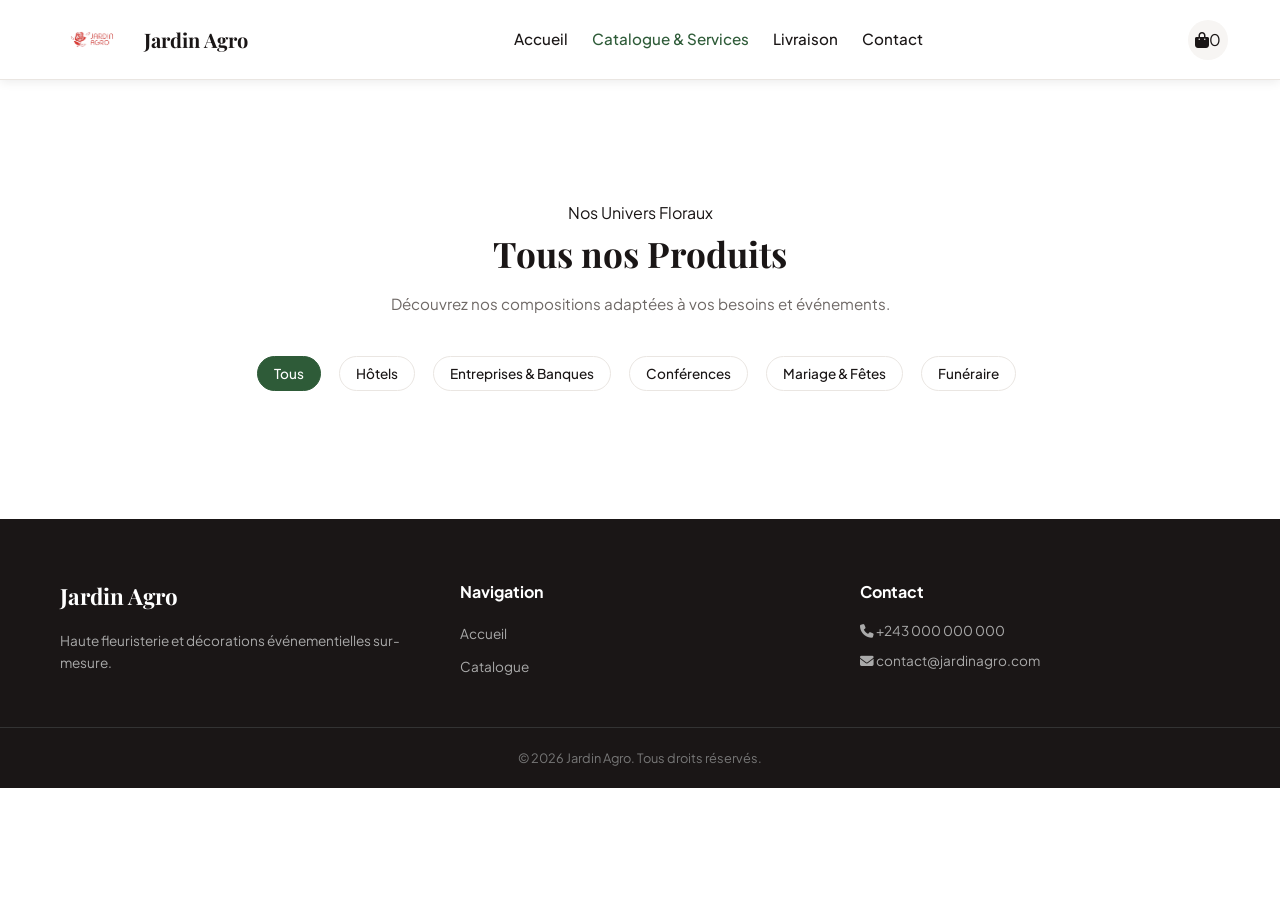
<file: product.html>
<!DOCTYPE html>
<html lang="fr">
<head>
  <meta charset="UTF-8">
  <meta name="viewport" content="width=device-width, initial-scale=1.0">
  <title>Catalogue & Services — Jardin Agro</title>
  
  <link rel="preconnect" href="https://fonts.googleapis.com">
  <link rel="preconnect" href="https://fonts.gstatic.com" crossorigin>
  <link href="https://fonts.googleapis.com/css2?family=Playfair+Display:wght@600;700&family=Plus+Jakarta+Sans:wght@400;500;600;700&display=swap" rel="stylesheet">
  <link rel="stylesheet" href="https://cdnjs.cloudflare.com/ajax/libs/font-awesome/6.4.0/css/all.min.css">
  <link rel="stylesheet" href="css/style.css">
</head>
<body>

  <!-- HEADER -->
  <header class="site-header">
    <div class="container header-inner">
      <a href="index.html" class="logo">
        <img src="image/logi.png" alt="Logo Jardin Agro" onerror="this.style.display='none'">
        <span>Jardin Agro</span>
      </a>

      <nav class="nav-menu" id="navMenu">
        <a href="index.html">Accueil</a>
        <a href="products.html" class="active">Catalogue & Services</a>
        <a href="index.html#livraison">Livraison</a>
        <a href="index.html#contact">Contact</a>
      </nav>

      <div class="header-actions">
        <button class="menu-toggle" id="menuToggle" aria-label="Ouvrir le menu">
          <span></span><span></span><span></span>
        </button>
        <a href="cart.html" class="icon-btn" aria-label="Panier">
          <i class="fa-solid fa-bag-shopping"></i> <span>0</span>
        </a>
      </div>
    </div>
  </header>

  <!-- SECTION CATALOGUE -->
  <section class="flower-section" style="padding-top: 120px;">
    <div class="container">
      
      <div class="section-header">
        <span class="sub-title">Nos Univers Floraux</span>
        <h2 id="categoryTitle">Tous nos Produits</h2>
        <p>Découvrez nos compositions adaptées à vos besoins et événements.</p>
      </div>

      <!-- Filtres par Catégorie -->
      <div class="filter-buttons" style="display: flex; gap: 10px; justify-content: center; flex-wrap: wrap; margin-bottom: 40px;">
        <button class="btn btn-outline filter-btn active" data-category="all">Tous</button>
        <button class="btn btn-outline filter-btn" data-category="hotel">Hôtels</button>
        <button class="btn btn-outline filter-btn" data-category="entreprise">Entreprises & Banques</button>
        <button class="btn btn-outline filter-btn" data-category="conference">Conférences</button>
        <button class="btn btn-outline filter-btn" data-category="mariage">Mariage & Fêtes</button>
        <button class="btn btn-outline filter-btn" data-category="funeraire">Funéraire</button>
      </div>

      <!-- Grille des Produits / Photos -->
      <div class="gallery-grid" id="productsGrid">
        <!-- Les produits seront générés dynamiquement par le script JS -->
      </div>

    </div>
  </section>

  <!-- FOOTER -->
  <footer class="site-footer" style="margin-top: 80px;">
    <div class="container footer-grid">
      <div class="footer-col">
        <h3 class="footer-logo">Jardin Agro</h3>
        <p>Haute fleuristerie et décorations événementielles sur-mesure.</p>
      </div>
      <div class="footer-col">
        <h4>Navigation</h4>
        <ul>
          <li><a href="index.html">Accueil</a></li>
          <li><a href="products.html">Catalogue</a></li>
        </ul>
      </div>
      <div class="footer-col">
        <h4>Contact</h4>
        <p><i class="fa-solid fa-phone"></i> +243 000 000 000</p>
        <p><i class="fa-solid fa-envelope"></i> contact@jardinagro.com</p>
      </div>
    </div>
    <div class="footer-bottom">
      <p>© 2026 Jardin Agro. Tous droits réservés.</p>
    </div>
  </footer>

  <!-- SCRIPT DE FILTRAGE DYNAMIQUE -->
  <script src="js/products.js"></script>
</body>
   </html>
</file>
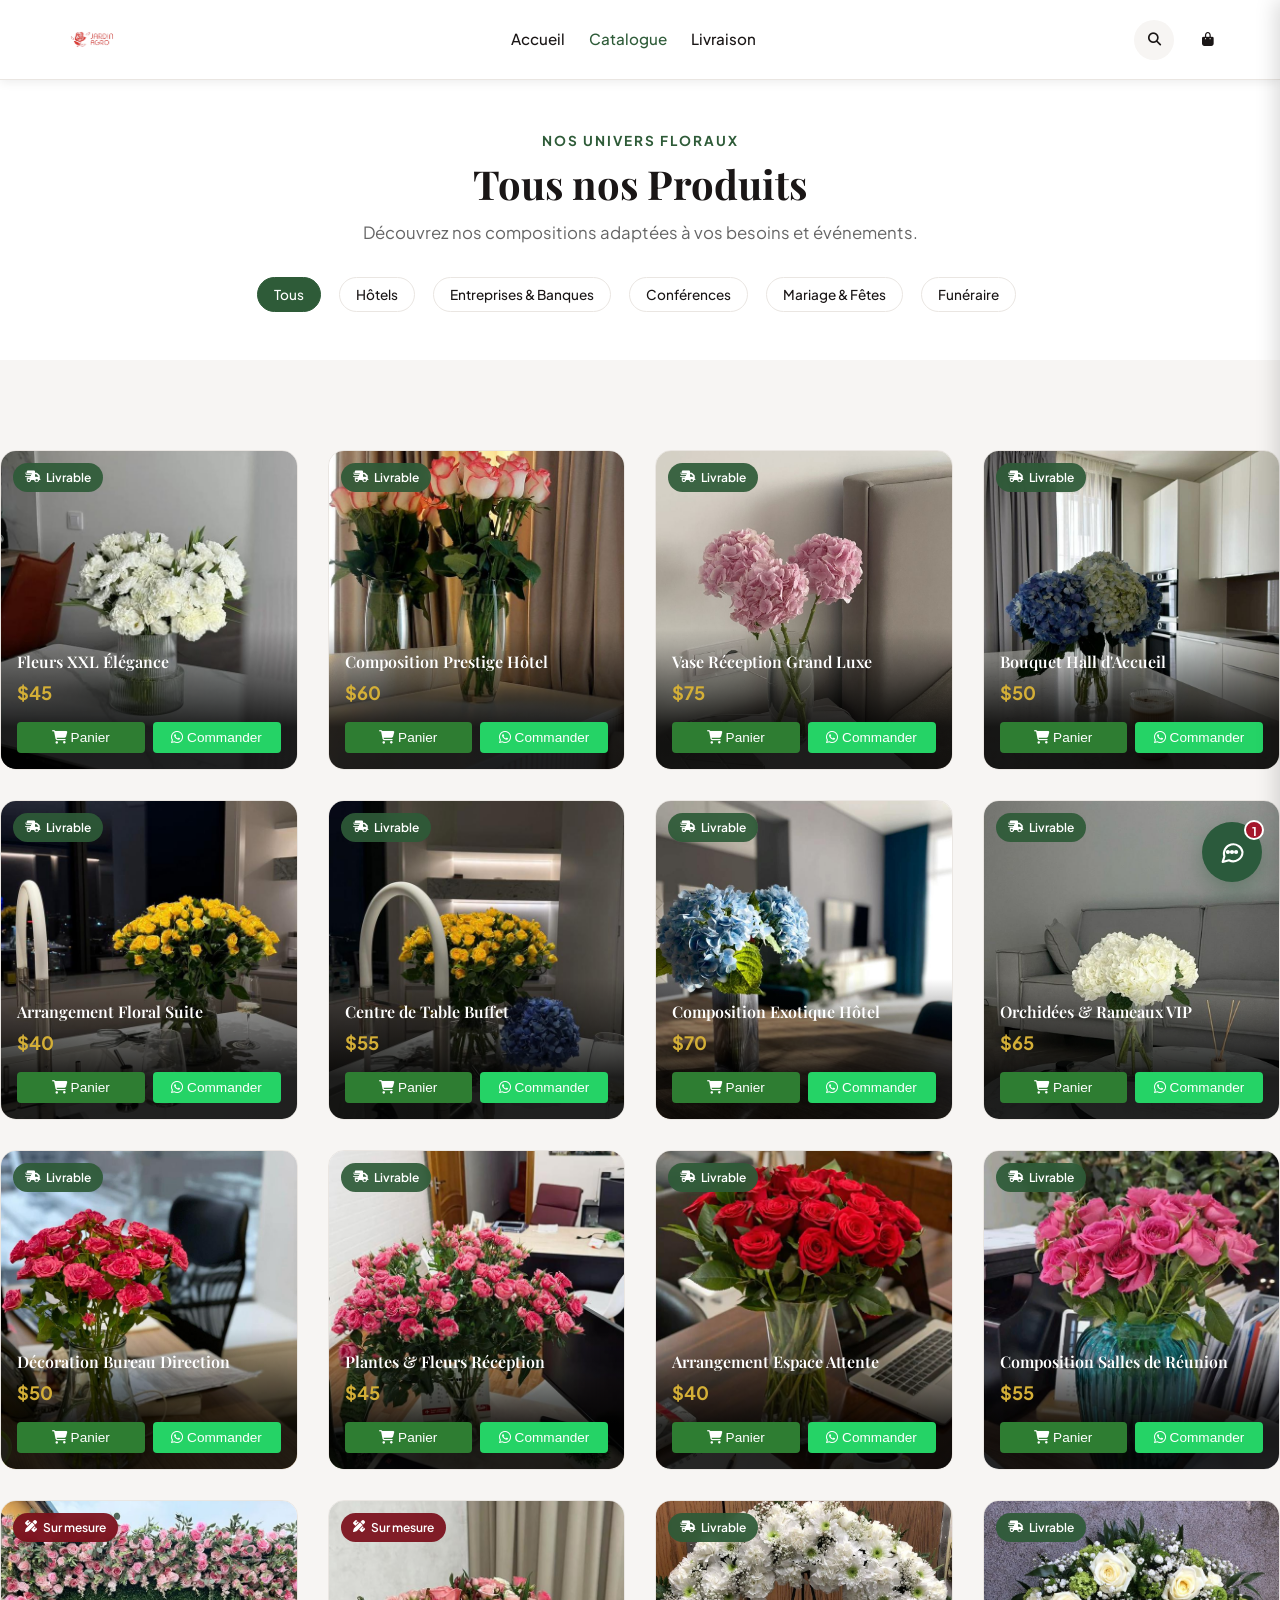
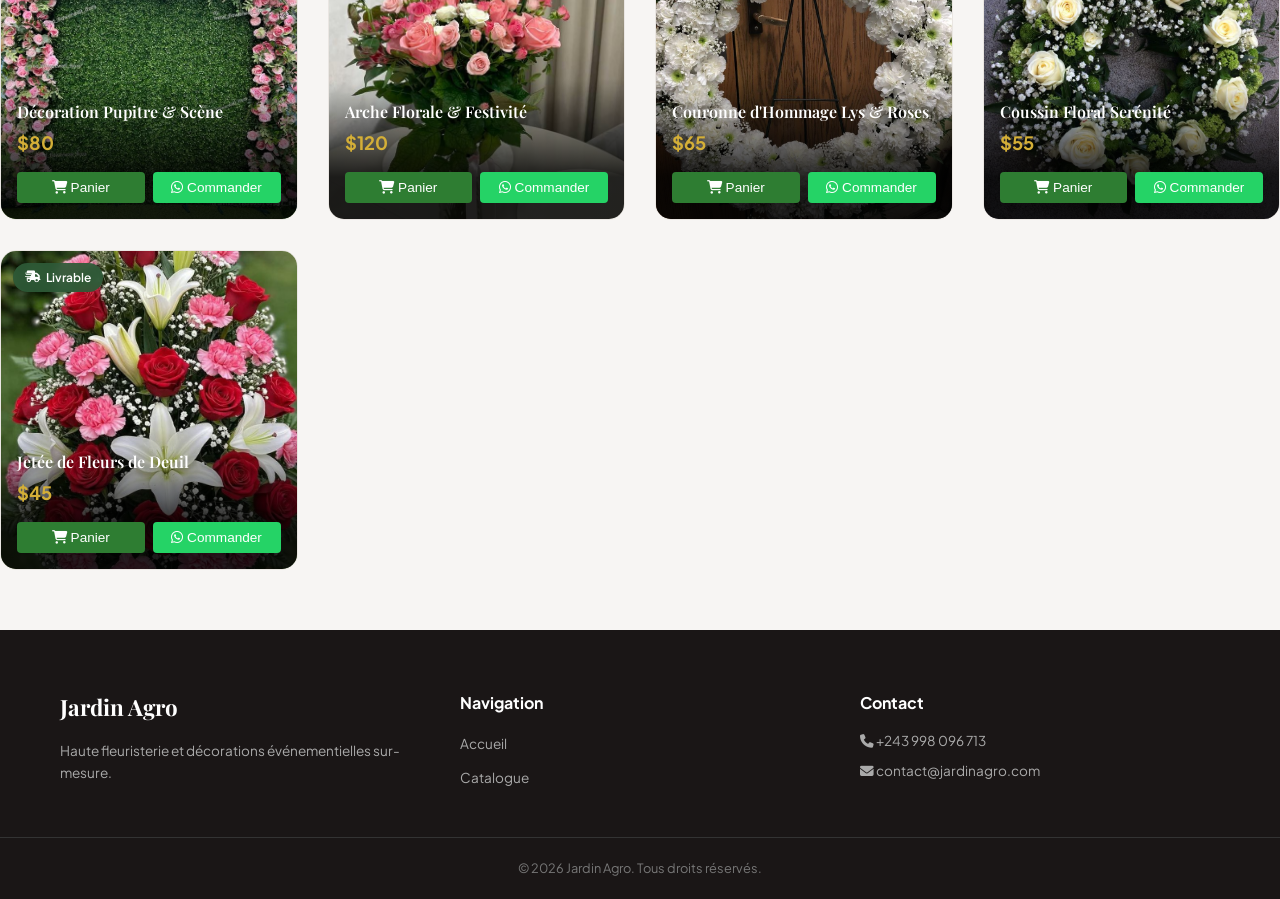
<file: products.html>
<!DOCTYPE html>
<html lang="fr">
<head>
  <meta charset="UTF-8">
  <meta name="viewport" content="width=device-width, initial-scale=1.0">
  <title>Nos Produits - Jardin Agro</title>
  
  <!-- CSS principal -->
  <link rel="stylesheet" href="css/style.css">
  
  <!-- FontAwesome pour les icônes -->
  <link rel="stylesheet" href="https://cdnjs.cloudflare.com/ajax/libs/font-awesome/6.4.0/css/all.min.css">
  
  <!-- Google Fonts -->
  <link rel="preconnect" href="https://fonts.googleapis.com">
  <link rel="preconnect" href="https://fonts.gstatic.com" crossorigin>
  <link href="https://fonts.googleapis.com/css2?family=Playfair+Display:ital,wght@0,400..900;1,400..900&family=Plus+Jakarta+Sans:ital,wght@0,200..800;1,200..800&display=swap" rel="stylesheet">
  <link rel="stylesheet" href="css/style.css?v=2.0">
  
</head>
<body>

  <!-- EN-TÊTE / NAVBAR -->
  <header class="site-header">
  <div class="header-inner container">
    <a href="index.html" class="logo">
      <img src="image/logi.png" alt="Jardin Agro">
    </a>

    <nav class="nav-menu" id="navMenu">
      <a href="index.html">Accueil</a>
      <a href="products.html" class="active">Catalogue</a>
      <a href="#livraison">Livraison</a>
    </nav>

    <div class="header-actions">
      <div class="search-widget" id="searchWidget">
        <button class="icon-btn" id="searchToggle" aria-label="Rechercher une fleur">
          <i class="fa-solid fa-magnifying-glass"></i>
        </button>
        <form class="search-form" id="searchForm" role="search">
          <input
            type="search"
            id="searchInput"
            class="search-input"
            placeholder="Rechercher une fleur..."
            aria-label="Rechercher une fleur"
            autocomplete="off"
          >
        </form>
      </div>

      <!-- CORRECTION 404 : Remplacement du link <a> par un bouton connecté au panier JS -->
      <button type="button" class="icon-btn" id="cartToggle" aria-label="Panier" style="position: relative; background: none; border: none; cursor: pointer;">
        <i class="fas fa-shopping-bag"></i>
        <span class="cart-count" style="display:none; position: absolute; top: -5px; right: -5px; background: #2e7d32; color: white; border-radius: 50%; width: 18px; height: 18px; font-size: 11px; align-items: center; justify-content: center;">0</span>
      </button>

      <button class="menu-toggle" id="menuToggle" aria-label="Menu">
        <span></span>
        <span></span>
        <span></span>
      </button>
    </div>
  </div>
  </header>
  
  <!-- SECTION EN-TÊTE PAGE -->
  <section class="products-hero">
    <span class="sub-title">NOS UNIVERS FLORAUX</span>
    <h1 id="pageTitle">Tous nos Produits</h1>
    <p id="pageDescription">Découvrez nos compositions adaptées à vos besoins et événements.</p>
  </section>

  <!-- SECTION FILTRES DE CATÉGORIES -->
  <section class="filters-container">
    <div class="filters-scroll">
      <button class="filter-btn active" data-category="all">Tous</button>
      <button class="filter-btn" data-category="hotels">Hôtels</button>
      <button class="filter-btn" data-category="entreprises">Entreprises & Banques</button>
      <button class="filter-btn" data-category="conferences">Conférences</button>
      <button class="filter-btn" data-category="mariage">Mariage & Fêtes</button>
      <button class="filter-btn" data-category="funeraire">Funéraire</button>
    </div>
  </section>

  <!-- INDICATEUR DE RECHERCHE ACTIVE -->
  <section class="container" id="searchStatusWrap" style="display:none; padding-bottom: 10px;">
    <p id="searchStatus" style="text-align:center; color:#6E6865; font-size:0.9rem;"></p>
  </section>

  <!-- GRILLE DES PRODUITS -->
  <section class="products-section">
    <div class="products-grid" id="productsGrid">
      <!-- Les cartes de bouquets sont chargées dynamiquement par JavaScript -->
    </div>
  </section>

  <!-- COMPOSANTS DU PANIER COULISSANT (DRAWER) -->
  <div id="cartOverlay" class="cart-overlay"></div>
  <aside id="cartDrawer" class="cart-drawer">
    <div class="cart-header">
      <h2>Votre Panier</h2>
      <button id="cartCloseBtn" class="cart-close" aria-label="Fermer">&times;</button>
    </div>
    
    <div id="cartItems" class="cart-body">
      <!-- Contenu injecté dynamiquement par cart.js (Message vide avec Ours ou Liste des articles) -->
    </div>

    <div class="cart-footer">
      <div class="cart-total-row">
        <span>Total :</span>
        <span id="cartTotal">$0</span>
      </div>
      <button id="cartWhatsappBtn" class="cart-whatsapp-btn">
        <i class="fa-brands fa-whatsapp"></i> Commander sur WhatsApp
      </button>
    </div>
  </aside>

  <!-- FOOTER -->
  <footer class="site-footer">
    <div class="container footer-grid">
      <div class="footer-col">
        <h3 class="footer-logo">Jardin Agro</h3>
        <p>Haute fleuristerie et décorations événementielles sur-mesure.</p>
      </div>
      <div class="footer-col">
        <h4>Navigation</h4>
        <ul>
          <li><a href="index.html">Accueil</a></li>
          <li><a href="products.html">Catalogue</a></li>
        </ul>
      </div>
      <div class="footer-col" id="contact">
        <h4>Contact</h4>
        <p><i class="fa-solid fa-phone"></i> +243 998 096 713</p>
        <p><i class="fa-solid fa-envelope"></i> contact@jardinagro.com</p>
      </div>
    </div>

    <div class="footer-bottom">
      <p>© 2026 Jardin Agro. Tous droits réservés.</p>
    </div>
  </footer>

  <!-- CHARGEMENT DES SCRIPTS JS -->
  <script src="js/data.js?v=1.0"></script>
  <script src="js/cart.js?v=1.0"></script>
  <script src="js/products.js?v=4.0"></script>
  <script src="js/main.js"></script>
  <script>
  if (typeof addToCart === 'function') window.addToCart = addToCart;
  if (typeof removeFromCart === 'function') window.removeFromCart = removeFromCart;
  if (typeof updateQuantity === 'function') window.updateQuantity = updateQuantity;
  if (typeof openCartDrawer === 'function') window.openCartDrawer = openCartDrawer;
  </script>
  <!-- BOUTON FAQ FLOTTANT -->

  <script src="js/chatbot.js" defer></script>
</body>
</html>
</file>
<file: css/style.css>
/* ===========================================================
   JARDIN AGRO — Design System (Corrigé & Harmonisé)
   =========================================================== */

/* 1. IMPORTS & POLICES */
@import url('https://fonts.googleapis.com/css2?family=Playfair+Display:ital,wght@0,600;0,700;1,400&family=Plus+Jakarta+Sans:wght@400;500;600;700&display=swap');

/* 2. VARIABLES GLOBALES */
:root {
  --red:           #B11A29;
  --red-dark:      #7A0E1A;
  --red-light:     #D94456;
  --primary-color: #2e5b38;
  --primary-hover: #23472c;
  --accent-gold:   #d4af37;

  --white:         #FFFFFF;
  --bg-light:      #F7F5F3;
  --grey-mid:      #EAE6E2;
  --ink:           #1A1616;
  --ink-soft:      #6E6865;

  --font-display: 'Playfair Display', serif;
  --font-body:    'Plus Jakarta Sans', sans-serif;

  --container:    1200px;
  --radius-card:  16px;
  --header-h:     80px;
}

/* 3. REINITIALISATION & BASE */
*, *::before, *::after {
  box-sizing: border-box;
  margin: 0;
  padding: 0;
}

html {
  scroll-behavior: smooth;
}

html, body {
  width: 100%;
  max-width: 100%;
  overflow-x: hidden;
  background-color: var(--white);
  color: var(--ink);
  font-family: var(--font-body);
  line-height: 1.6;
}

img {
  max-width: 100%;
  display: block;
}

a {
  text-decoration: none;
  color: inherit;
}

h1, h2, h3, .hero-title, .section-title, .logo-text {
  font-family: var(--font-display);
}

.container {
  width: 100%;
  max-width: var(--container);
  margin-left: auto;
  margin-right: auto;
  padding-left: 20px;
  padding-right: 20px;
}

.section-header {
  text-align: center;
  margin-bottom: 40px;
}

.section-header h2 {
  font-size: 2.2rem;
  margin-bottom: 10px;
  color: var(--ink);
}

.section-header p {
  color: var(--ink-soft);
  font-size: 0.95rem;
}

/* ===========================================================
   4. HEADER & NAVIGATION
   (Un seul système unifié : .site-header)
   =========================================================== */
.site-header {
  position: sticky;
  top: 0;
  left: 0;
  width: 100%;
  height: var(--header-h);
  z-index: 1000;
  display: flex;
  align-items: center;
  background: rgba(255, 255, 255, 0.95);
  -webkit-backdrop-filter: blur(10px);
  backdrop-filter: blur(10px);
  box-shadow: 0 2px 10px rgba(0, 0, 0, 0.08);
  border-bottom: 1px solid var(--grey-mid);
}

.header-inner {
  display: flex;
  align-items: center;
  justify-content: space-between;
  width: 100%;
}

.logo {
  display: flex;
  align-items: center;
  gap: 12px;
  font-family: var(--font-display);
  font-weight: 700;
  font-size: 1.25rem;
  color: var(--ink);
}

.logo img {
  height: 45px;
  width: auto;
  object-fit: contain;
}

.header-actions {
  display: flex;
  align-items: center;
  gap: 14px;
}

.icon-btn {
  width: 40px;
  height: 40px;
  border-radius: 50%;
  background: var(--bg-light);
  display: flex;
  align-items: center;
  justify-content: center;
  color: var(--ink);
  border: none;
  cursor: pointer;
}

/* Menu de navigation (desktop par défaut) */
.nav-menu {
  display: flex;
  align-items: center;
  gap: 24px;
  list-style: none;
  margin: 0;
  padding: 0;
}

.nav-menu a {
  text-decoration: none;
  color: var(--ink);
  font-weight: 500;
  font-size: 0.95rem;
  transition: color 0.2s ease;
}

.nav-menu a:hover,
.nav-menu a.active {
  color: var(--primary-color);
}

/* Bouton Hamburger (mobile) - une seule classe : .menu-toggle */
.menu-toggle {
  display: none;
  flex-direction: column;
  justify-content: space-between;
  width: 28px;
  height: 20px;
  background: transparent;
  border: none;
  cursor: pointer;
  padding: 0;
}

.menu-toggle span {
  width: 100%;
  height: 3px;
  background-color: var(--ink);
  border-radius: 2px;
  transition: all 0.3s ease-in-out;
}

.menu-toggle.active span:nth-child(1) {
  transform: translateY(8.5px) rotate(45deg);
}
.menu-toggle.active span:nth-child(2) {
  opacity: 0;
}
.menu-toggle.active span:nth-child(3) {
  transform: translateY(-8.5px) rotate(-45deg);
}

/* Widget de recherche (loupe) dans le header */
.search-widget {
  position: relative;
  display: flex;
  align-items: center;
}

.search-form {
  position: absolute;
  right: 46px;
  top: 50%;
  transform: translateY(-50%) scaleX(0);
  transform-origin: right center;
  opacity: 0;
  pointer-events: none;
  transition: transform 0.25s ease, opacity 0.2s ease;
}

.search-widget.active .search-form {
  transform: translateY(-50%) scaleX(1);
  opacity: 1;
  pointer-events: auto;
}

.search-input {
  width: 220px;
  max-width: 45vw;
  padding: 9px 16px;
  border-radius: 999px;
  border: 1px solid var(--grey-mid);
  background: var(--white);
  font-family: var(--font-body);
  font-size: 0.9rem;
  color: var(--ink);
  outline: none;
  box-shadow: 0 4px 12px rgba(0, 0, 0, 0.08);
}

.search-input:focus {
  border-color: var(--primary-color);
}

@media (max-width: 767px) {
  .search-form {
    position: fixed;
    left: 12px;
    right: 12px;
    top: var(--header-h);
    transform: translateY(-8px) scaleX(1);
    transform-origin: top center;
  }

  .search-widget.active .search-form {
    transform: translateY(0) scaleX(1);
  }

  .search-input {
    width: 100%;
    max-width: none;
  }
}

/* 5. BOUTONS GENERAUX */
.btn {
  display: inline-flex;
  align-items: center;
  justify-content: center;
  padding: 12px 26px;
  border-radius: 999px;
  font-weight: 600;
  font-size: 0.85rem;
  transition: all 0.25s ease;
  border: none;
  cursor: pointer;
}

.btn-primary {
  background: var(--primary-color);
  color: var(--white);
}

.btn-primary:hover {
  background: var(--primary-hover);
}

/* 6. HERO SECTION */
.hero {
  position: relative;
  height: 85vh;
  min-height: 520px;
  display: flex;
  align-items: center;
  justify-content: center;
  text-align: center;
  color: var(--white);
  padding-top: var(--header-h);
}

.hero-media {
  position: absolute;
  inset: 0;
  z-index: 0;
}

.hero-media video, .hero-media img {
  width: 100%;
  height: 100%;
  object-fit: cover;
  object-position: center;
}

.hero-overlay {
  position: absolute;
  inset: 0;
  background: linear-gradient(180deg, rgba(0,0,0,0.4) 0%, rgba(0,0,0,0.65) 100%);
  z-index: 1;
}

.hero-content {
  position: relative;
  z-index: 2;
  max-width: 800px;
  margin: 0 auto;
  padding: 0 20px;
  display: flex;
  flex-direction: column;
  align-items: center;
}

.hero-title {
  font-size: clamp(2rem, 4.5vw, 3.5rem);
  line-height: 1.15;
  margin-bottom: 16px;
  color: var(--white);
}

.hero-subtitle {
  font-size: 1.1rem;
  font-weight: 400;
  margin-bottom: 30px;
  opacity: 0.95;
  text-shadow: 0 1px 5px rgba(0, 0, 0, 0.4);
}

/* ===========================================================
   7. SECTION SERVICES & UNIVERS
   (grille unique, plus de règles concurrentes)
   =========================================================== */
/* 7. SECTION SERVICES & UNIVERS (AJUSTÉ POUR PC ET MOBILE) */
.services-section {
  padding: 70px 0;
  background: var(--bg-light);
}

.services-grid {
  display: grid;
  grid-template-columns: repeat(3, 1fr); /* 3 colonnes sur PC */
  gap: 30px;
  max-width: 1200px;
  margin: 0 auto;
}

.service-card-link {
  display: block;
  width: 100%;
}

.service-card {
  position: relative;
  height: 340px; /* Plus haute pour mieux respirer */
  width: 100%;
  border-radius: var(--radius-card);
  overflow: hidden;
  box-shadow: 0 6px 18px rgba(0, 0, 0, 0.08);
  transition: transform 0.3s ease, box-shadow 0.3s ease;
  display: flex;
  align-items: flex-end;
}

.service-card:hover {
  transform: translateY(-6px);
  box-shadow: 0 12px 25px rgba(0, 0, 0, 0.15);
}

.service-card-bg {
  position: absolute;
  top: 0;
  left: 0;
  width: 100%;
  height: 100%;
  object-fit: cover;
  transition: transform 0.5s ease;
}

.service-card:hover .service-card-bg {
  transform: scale(1.08);
}

.service-card-overlay {
  position: absolute;
  inset: 0;
  background: linear-gradient(to top, rgba(0,0,0,0.85) 0%, rgba(0,0,0,0.2) 60%, rgba(0,0,0,0.1) 100%);
  z-index: 1;
}

.service-card-content {
  position: relative;
  z-index: 2;
  padding: 24px;
  color: var(--white);
  width: 100%;
}

.service-card-icon {
  font-size: 2rem;
  color: var(--accent-gold);
  margin-bottom: 10px;
}

.service-card-title {
  font-family: var(--font-body);
  font-size: 1.25rem;
  font-weight: 700;
  margin-bottom: 6px;
  color: var(--white);
}

.service-card-desc {
  font-family: var(--font-body);
  font-size: 0.9rem;
  opacity: 0.9;
  color: #f0f0f0;
}

/* Centrage propre des 2 cartes de la 2nde ligne sur PC */
@media (min-width: 992px) {
  .services-grid > .service-card-link:nth-child(4) {
    grid-column: 1 / 2;
    margin-left: 50%; /* Décale la 4ème carte pour équilibrer la ligne */
  }
  .services-grid > .service-card-link:nth-child(5) {
    grid-column: 3 / 4;
    margin-left: -50%; /* Rapproche la 5ème carte */
  }
}

/* Ajustements pour Tablettes */
@media (max-width: 991px) and (min-width: 768px) {
  .services-grid {
    grid-template-columns: repeat(2, 1fr);
  }
  .services-grid > .service-card-link:last-child:nth-child(odd) {
    grid-column: 1 / -1;
    max-width: calc(50% - 15px);
    justify-self: center;
  }
}

/* Ajustements pour Mobile */
@media (max-width: 767px) {
  .services-grid {
    grid-template-columns: 1fr;
    gap: 20px;
  }
  .service-card {
    height: 240px;
  }
  .services-grid > .service-card-link:last-child:nth-child(odd) {
    max-width: 100%;
  }
     }


/* 8. GRILLE DU CATALOGUE & CARTES PRODUITS */
.products-section {
  padding: 60px 0;
  background: var(--bg-light);
}

#productsGrid {
  display: grid;
  grid-template-columns: repeat(auto-fill, minmax(260px, 1fr));
  gap: 30px;
  margin-top: 30px;
}

.gallery-item {
  background: var(--white);
  border-radius: var(--radius-card);
  border: 1px solid var(--grey-mid);
  box-shadow: 0 4px 15px rgba(0, 0, 0, 0.05);
  overflow: hidden;
  transition: transform 0.3s ease, box-shadow 0.3s ease;
}

.gallery-item:hover {
  transform: translateY(-5px);
  box-shadow: 0 10px 25px rgba(0, 0, 0, 0.12);
}

.product-card {
  position: relative;
  width: 100%;
  height: 320px;
  display: flex;
  flex-direction: column;
  justify-content: flex-end;
  background: var(--white);
  border-radius: var(--radius-card);
  border: 1px solid var(--grey-mid);
  overflow: hidden;
}

.product-card img {
  position: absolute;
  inset: 0;
  width: 100%;
  height: 100%;
  object-fit: cover;
  transition: transform 0.4s ease;
}

.product-card:hover img {
  transform: scale(1.05);
}

/* Badge Livrable & Sur-Mesure */
.badge-livrable {
  position: absolute;
  top: 12px;
  left: 12px;
  background: rgba(46, 91, 56, 0.92);
  color: var(--white);
  font-size: 0.75rem;
  font-weight: 600;
  padding: 5px 12px;
  border-radius: 20px;
  z-index: 3;
  display: flex;
  align-items: center;
  gap: 6px;
  -webkit-backdrop-filter: blur(4px);
  backdrop-filter: blur(4px);
}

.badge-livrable.sur-mesure {
  background: rgba(122, 14, 26, 0.92);
}

/* Bloc de texte superposé sur les cartes produit (galerie + détail) */
.gallery-overlay,
.product-details {
  position: relative;
  z-index: 2;
  background: linear-gradient(180deg, rgba(0,0,0,0) 0%, rgba(0,0,0,0.85) 70%);
  padding: 20px 16px 16px 16px;
  width: 100%;
}

.product-details {
  display: flex;
  flex-direction: column;
  gap: 4px;
}

.product-title, .product-details h3 {
  color: var(--white);
  font-weight: 600;
  font-size: 1rem;
}

.product-price, .product-details .price {
  color: var(--accent-gold);
  font-weight: 700;
  font-size: 1.15rem;
}

.btn-discover {
  display: inline-flex;
  align-items: center;
  justify-content: center;
  gap: 8px;
  background-color: var(--accent-gold);
  color: var(--white);
  padding: 8px 16px;
  border-radius: 6px;
  text-decoration: none;
  font-weight: 600;
  font-size: 0.85rem;
  margin-top: 8px;
  transition: background-color 0.2s ease;
  width: fit-content;
}

.btn-discover:hover {
  background-color: #b8952d;
}

/* 9. PAGE DÉTAIL & PERSONNALISATION PRODUIT */
.product-page-container {
  padding-top: calc(var(--header-h) + 40px);
  padding-bottom: 80px;
}

.product-grid, .product-detail-layout {
  display: grid;
  grid-template-columns: 1fr 1.1fr;
  gap: 40px;
  align-items: start;
  margin-bottom: 60px;
}

.product-gallery {
  position: sticky;
  top: calc(var(--header-h) + 20px);
}

.main-image-container {
  position: relative;
  width: 100%;
  height: 480px;
  border-radius: var(--radius-card);
  overflow: hidden;
  background-color: var(--bg-light);
  border: 1px solid var(--grey-mid);
}

.main-image-container img {
  width: 100%;
  height: 100%;
  object-fit: cover;
  transition: transform 0.4s ease;
}

.stock-badge {
  display: inline-block;
  background-color: #e8f5e9;
  color: #2e7d32;
  font-size: 0.8rem;
  font-weight: 700;
  padding: 4px 12px;
  border-radius: 20px;
  margin-bottom: 10px;
}

.customize-form {
  display: flex;
  flex-direction: column;
  gap: 14px;
  background: #fdfbf7;
  padding: 24px;
  border-radius: var(--radius-card);
  border: 1px solid var(--grey-mid);
}

/* CARROUSEL ET OPTIONS DE PERSONNALISATION */
.horizontal-slider {
  display: flex;
  gap: 15px;
  overflow-x: auto;
  scroll-snap-type: x mandatory;
  padding-bottom: 15px;
  -webkit-overflow-scrolling: touch;
}

.horizontal-slider::-webkit-scrollbar {
  height: 6px;
}

.horizontal-slider::-webkit-scrollbar-thumb {
  background: var(--grey-mid);
  border-radius: 10px;
}

.slide-card {
  flex: 0 0 75%;
  scroll-snap-align: center;
  border: 2px solid var(--grey-mid);
  border-radius: 12px;
  padding: 12px;
  background: var(--white);
  position: relative;
  cursor: pointer;
  transition: all 0.25s ease;
}

.slide-card.selected {
  border-color: var(--primary-color);
  background: #f4f8f5;
  box-shadow: 0 4px 12px rgba(46, 91, 56, 0.15);
}

.slide-card img {
  width: 100%;
  height: 180px;
  object-fit: cover;
  border-radius: 8px;
}

.options-grid {
  display: grid;
  grid-template-columns: repeat(3, 1fr);
  gap: 12px;
  margin-bottom: 15px;
}

.opt-card, .option-card {
  position: relative;
  border: 2px solid var(--grey-mid);
  border-radius: 12px;
  padding: 10px;
  background: var(--white);
  cursor: pointer;
  transition: all 0.25s ease;
  display: flex;
  flex-direction: column;
  align-items: center;
  text-align: center;
}

.opt-card:hover, .option-card:hover {
  border-color: #a3b8a8;
  transform: translateY(-2px);
}

.opt-card.selected, .option-card.selected {
  border-color: var(--primary-color);
  background-color: #f4f8f5;
  box-shadow: 0 0 0 1px var(--primary-color);
}

.opt-card img, .option-card img {
  width: 100%;
  height: 70px;
  object-fit: cover;
  border-radius: 6px;
}

.textarea-wrapper {
  position: relative;
  width: 100%;
}

.textarea-wrapper textarea {
  width: 100%;
  min-height: 80px;
  padding: 12px;
  border: 1px solid #ccc;
  border-radius: 8px;
  font-family: var(--font-body);
  font-size: 0.9rem;
  outline: none;
}

.textarea-wrapper textarea:focus {
  border-color: var(--primary-color);
}

.pricing-summary, .order-box {
  background: #fcfbf9;
  border: 1px solid var(--grey-mid);
  padding: 20px;
  border-radius: 16px;
  margin-top: 25px;
}

.btn-whatsapp-large, .btn-order-whatsapp {
  width: 100%;
  background: #25D366;
  color: var(--white);
  border: none;
  padding: 15px;
  border-radius: 30px;
  font-size: 1.1rem;
  font-weight: 700;
  cursor: pointer;
  display: flex;
  align-items: center;
  justify-content: center;
  gap: 10px;
  transition: background 0.2s ease;
}

.btn-whatsapp-large:hover, .btn-order-whatsapp:hover {
  background: #1eb956;
}

/* 10. SECTION LIVRAISON & AVIS CLIENTS */
.section-livraison {
  padding: 80px 0;
  background-color: var(--white);
}

.features-grid {
  display: grid;
  grid-template-columns: repeat(auto-fit, minmax(280px, 1fr));
  gap: 30px;
}

.feature-card {
  background: #fdfbf7;
  padding: 30px;
  border-radius: 12px;
  border-left: 4px solid var(--primary-color);
}

.feature-card h3 {
  font-size: 1.15rem;
  margin-bottom: 12px;
  color: var(--ink);
  display: flex;
  align-items: center;
  gap: 10px;
}

.feature-card h3 i {
  color: var(--primary-color);
}

.feature-card p {
  font-size: 0.9rem;
  color: #555;
  line-height: 1.6;
}

.section-reviews {
  padding: 80px 0;
  background-color: #fdfbf7;
  border-top: 1px solid var(--grey-mid);
}

.reviews-grid {
  display: grid;
  grid-template-columns: repeat(auto-fit, minmax(280px, 1fr));
  gap: 25px;
}

.review-card {
  background: var(--white);
  padding: 30px;
  border-radius: 12px;
  box-shadow: 0 4px 15px rgba(0, 0, 0, 0.04);
  border: 1px solid #eee;
  display: flex;
  flex-direction: column;
  justify-content: space-between;
}

.review-card .stars {
  color: #f59e0b;
  margin-bottom: 12px;
}

.review-text {
  font-size: 0.92rem;
  color: #444;
  font-style: italic;
  margin-bottom: 20px;
}

.review-author {
  font-weight: 700;
  font-size: 0.85rem;
  color: var(--ink);
}

/* 11. FOOTER */
.site-footer {
  background: var(--ink);
  color: var(--white);
  padding-top: 60px;
}

.footer-grid {
  display: grid;
  grid-template-columns: repeat(auto-fit, minmax(220px, 1fr));
  gap: 40px;
  padding-bottom: 40px;
}

.footer-logo {
  font-family: var(--font-display);
  font-size: 1.4rem;
  margin-bottom: 15px;
}

.footer-col h4 {
  margin-bottom: 15px;
  font-size: 1rem;
}

.footer-col ul {
  list-style: none;
}

.footer-col ul li {
  margin-bottom: 8px;
}

.footer-col a, .footer-col p {
  color: #aaa;
  font-size: 0.85rem;
  margin-bottom: 8px;
}

.footer-bottom {
  text-align: center;
  border-top: 1px solid #333;
  padding: 20px 0;
  font-size: 0.8rem;
  color: #777;
}

/* 12. FILTRES (page produits) */
.filter-btn {
  background: var(--white);
  border: 1px solid var(--grey-mid);
  padding: 8px 16px;
  border-radius: 20px;
  font-family: var(--font-body);
  font-size: 0.85rem;
  font-weight: 500;
  color: var(--ink);
  cursor: pointer;
  transition: all 0.2s ease;
  margin-right: 8px;
  margin-bottom: 8px;
}

.filter-btn:hover,
.filter-btn.active {
  background: var(--primary-color);
  color: var(--white);
  border-color: var(--primary-color);
}

/* 13. HERO DE LA PAGE PRODUITS */
.products-hero {
  text-align: center;
  padding: 50px 20px 30px 20px;
  max-width: 800px;
  margin: 0 auto;
}

.products-hero .sub-title {
  display: block;
  font-size: 0.85rem;
  font-weight: 700;
  letter-spacing: 2px;
  color: var(--primary-color);
  text-transform: uppercase;
  margin-bottom: 8px;
}

.products-hero h1 {
  font-family: var(--font-display);
  font-size: 2.5rem;
  font-weight: 700;
  color: var(--ink);
  margin-bottom: 12px;
  line-height: 1.2;
}

.products-hero p {
  font-size: 1.05rem;
  color: #666666;
  margin: 0 auto;
}

.filters-container {
  display: flex;
  justify-content: center;
  padding: 0 20px 40px 20px;
}

.filters-scroll {
  display: flex;
  flex-wrap: wrap;
  justify-content: center;
  gap: 10px;
}

/* ===========================================================
   14. RESPONSIVE — MOBILE & TABLETTE
   (Un seul jeu de breakpoints cohérent : 767px / 768px / 900px)
   =========================================================== */
@media (max-width: 900px) {
  .product-grid, .product-detail-layout {
    grid-template-columns: 1fr;
  }
}

@media (max-width: 767px) {
  .menu-toggle {
    display: flex;
  }

  .nav-menu {
    display: none;
    position: absolute;
    top: var(--header-h);
    left: 0;
    width: 100%;
    background: #ffffff;
    flex-direction: column;
    padding: 20px;
    gap: 15px;
    box-shadow: 0 10px 15px rgba(0, 0, 0, 0.1);
    z-index: 999;
  }

  .nav-menu.active {
    display: flex;
  }

  .nav-menu a {
    padding: 12px 0;
    text-align: center;
    border-bottom: 1px solid #f0f0f0;
    color: var(--ink);
    font-weight: 500;
  }

  .services-grid,
  .features-grid,
  .reviews-grid,
  .footer-grid {
    grid-template-columns: 1fr;
    gap: 20px;
  }

  .services-grid .service-card:last-child:nth-child(odd) {
    max-width: 100%;
  }

  #productsGrid {
    grid-template-columns: 1fr;
  }

  .service-card {
    height: 220px;
  }

  .options-grid {
    grid-template-columns: repeat(2, 1fr);
  }

  .products-hero {
    padding: 30px 15px 20px 15px;
  }

  .products-hero h1 {
    font-size: 1.8rem;
  }
}

@media (min-width: 768px) {
  .menu-toggle {
    display: none;
  }

  .nav-menu {
    display: flex;
  }
}
.header-inner {
  padding-left: 12px;
  padding-right: 12px;
}
.menu-toggle {
  order: 3;
}

.header-actions {
  order: 2;
}
.btn-secondary {
  background: transparent;
  border: 2px solid #fff;
  color: #fff;
}
.btn-secondary:hover {
  background: #fff;
  color: var(--forest, #1F3D2B);
}
#bouquetStage {
  position: relative;
  height: 240px;
  border-radius: 16px;
  overflow: hidden;
}
.stage-pop {
  animation: stagePop 0.35s ease;
}
@keyframes stagePop {
  0%   { transform: scale(0.85); opacity: 0.4; }
  60%  { transform: scale(1.05); opacity: 1; }
  100% { transform: scale(1); }
}
.picker-row {
  display: flex;
  gap: 10px;
  overflow-x: auto;
}
.picker-chip {
  flex-shrink: 0;
  width: 90px;
  text-align: center;
  border-radius: 12px;
  overflow: hidden;
  padding-bottom: 6px;
}
.picker-chip img {
  width: 100%;
  height: 60px;
  object-fit: cover;
  display: block;
     }
/* ===========================================================
   15. PANIER (Cart Drawer)
   =========================================================== */
.cart-overlay {
  position: fixed;
  inset: 0;
  background: rgba(0, 0, 0, 0.5);
  opacity: 0;
  visibility: hidden;
  transition: opacity 0.3s ease, visibility 0.3s ease;
  z-index: 1900;
}
.cart-overlay.active {
  opacity: 1;
  visibility: visible;
}

.cart-drawer {
  position: fixed;
  top: 0;
  right: 0;
  width: 380px;
  max-width: 90vw;
  height: 100%;
  background: var(--white);
  transform: translateX(100%);
  transition: transform 0.3s ease;
  z-index: 2000;
  display: flex;
  flex-direction: column;
  box-shadow: -4px 0 20px rgba(0,0,0,0.15);
}
.cart-drawer.active {
  transform: translateX(0);
}

.cart-header {
  display: flex;
  align-items: center;
  justify-content: space-between;
  padding: 20px;
  border-bottom: 1px solid var(--grey-mid);
}
.cart-close {
  background: none;
  border: none;
  font-size: 28px;
  cursor: pointer;
  line-height: 1;
  color: var(--ink);
}

.cart-body {
  flex: 1;
  overflow-y: auto;
  padding: 0 20px;
}

.cart-footer {
  padding: 20px;
  border-top: 1px solid var(--grey-mid);
}
.cart-total-row {
  display: flex;
  justify-content: space-between;
  font-weight: 700;
  font-size: 1.1rem;
  margin-bottom: 14px;
}
.cart-whatsapp-btn {
  width: 100%;
  background: #25D366;
  color: var(--white);
  border: none;
  padding: 14px;
  border-radius: 30px;
  font-size: 1rem;
  font-weight: 700;
  cursor: pointer;
  display: flex;
  align-items: center;
  justify-content: center;
  gap: 10px;
}
.cart-whatsapp-btn:hover {
  background: #1eb956;
}

.cart-count {
  position: absolute;
  top: -4px;
  right: -4px;
  background: var(--red);
  color: var(--white);
  font-size: 11px;
  font-weight: 700;
  min-width: 18px;
  height: 18px;
  border-radius: 50%;
  display: flex;
  align-items: center;
  justify-content: center;
  padding: 0 4px;
}

@media (max-width: 480px) {
  .cart-drawer {
    width: 100%;
    max-width: 100%;
  }
   }
#cartWhatsappBtn {
  background-color: #386633;
  color: #ffffff;
  border-radius: 30px;
  padding: 12px 24px;
  font-weight: 500;
  border: none;
  width: 100%;
  cursor: pointer;
  transition: background-color 0.3s ease;
}

#cartWhatsappBtn:hover {
  background-color: #2D5A27;
   }
.flower-family{grid-column:1/-1;margin:18px 0 4px;font-family:'Playfair Display',serif;font-size:20px;color:#2E5B38}
</file>
